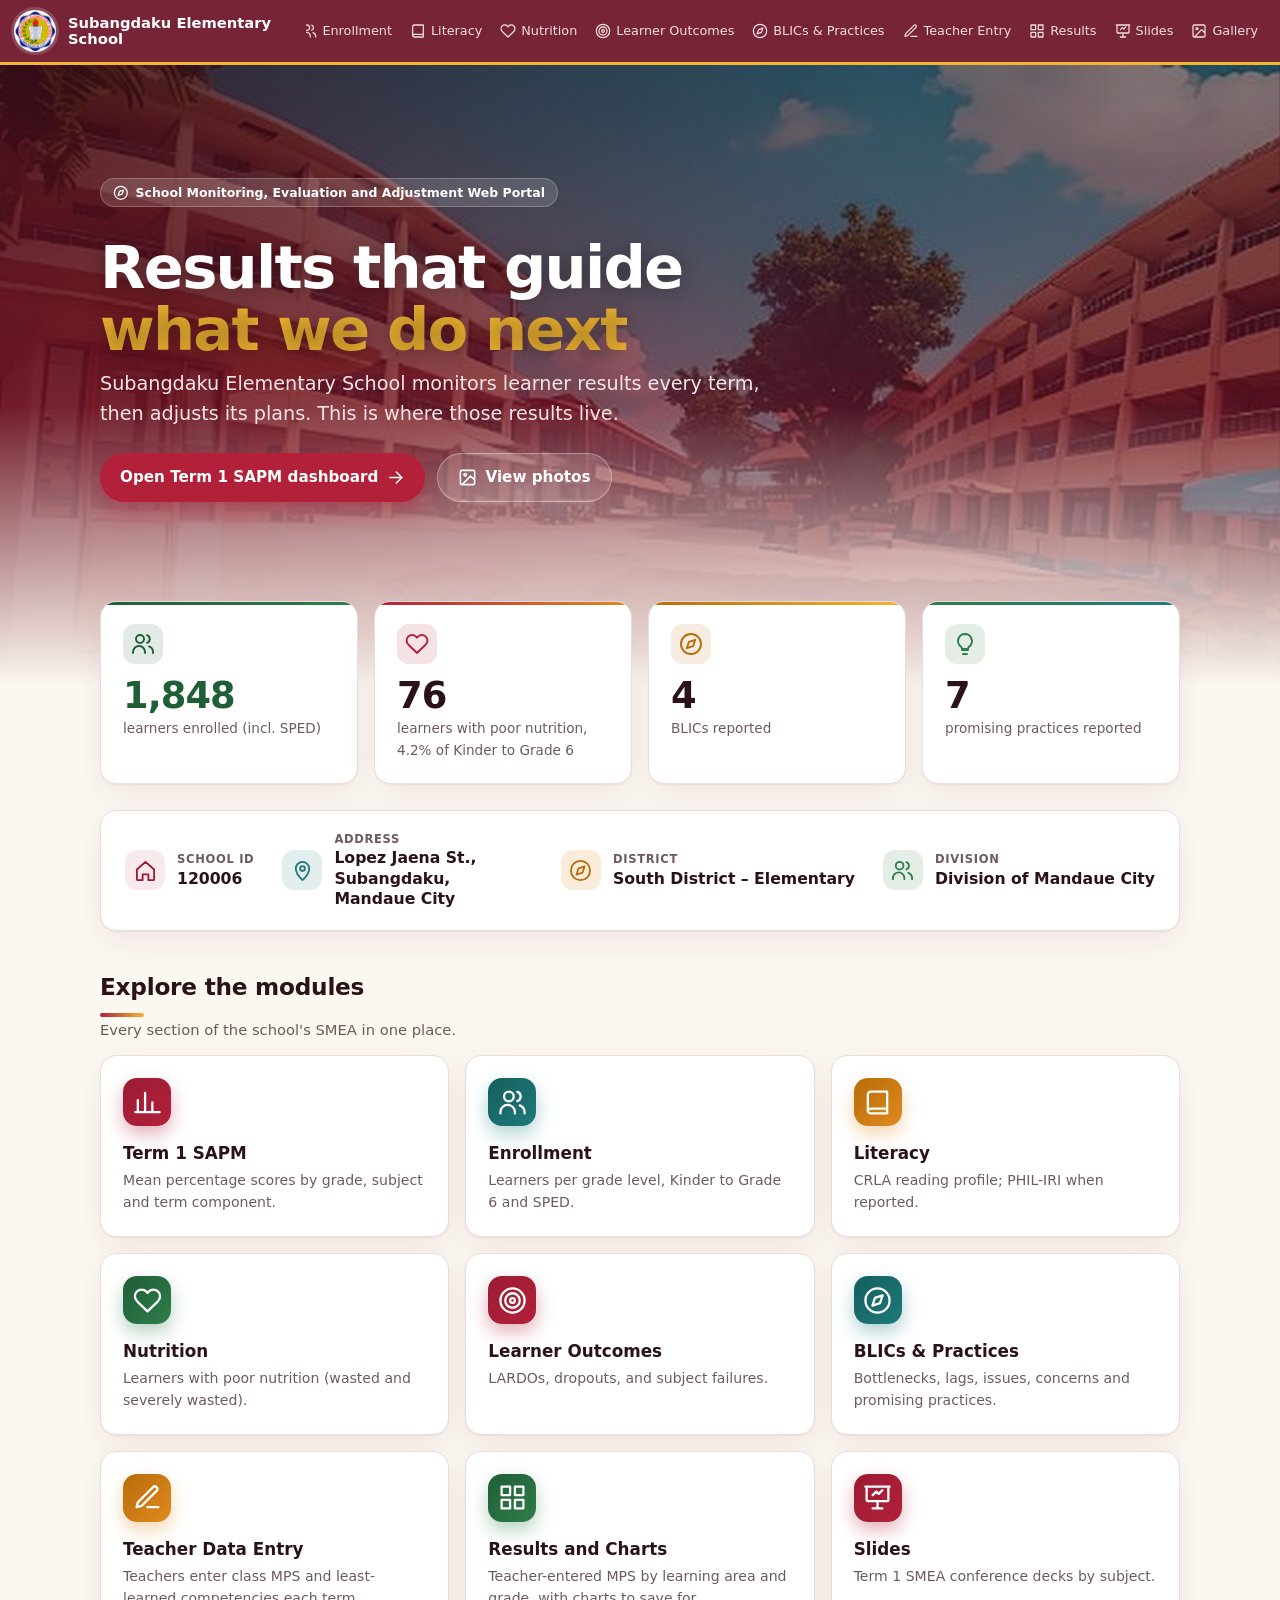
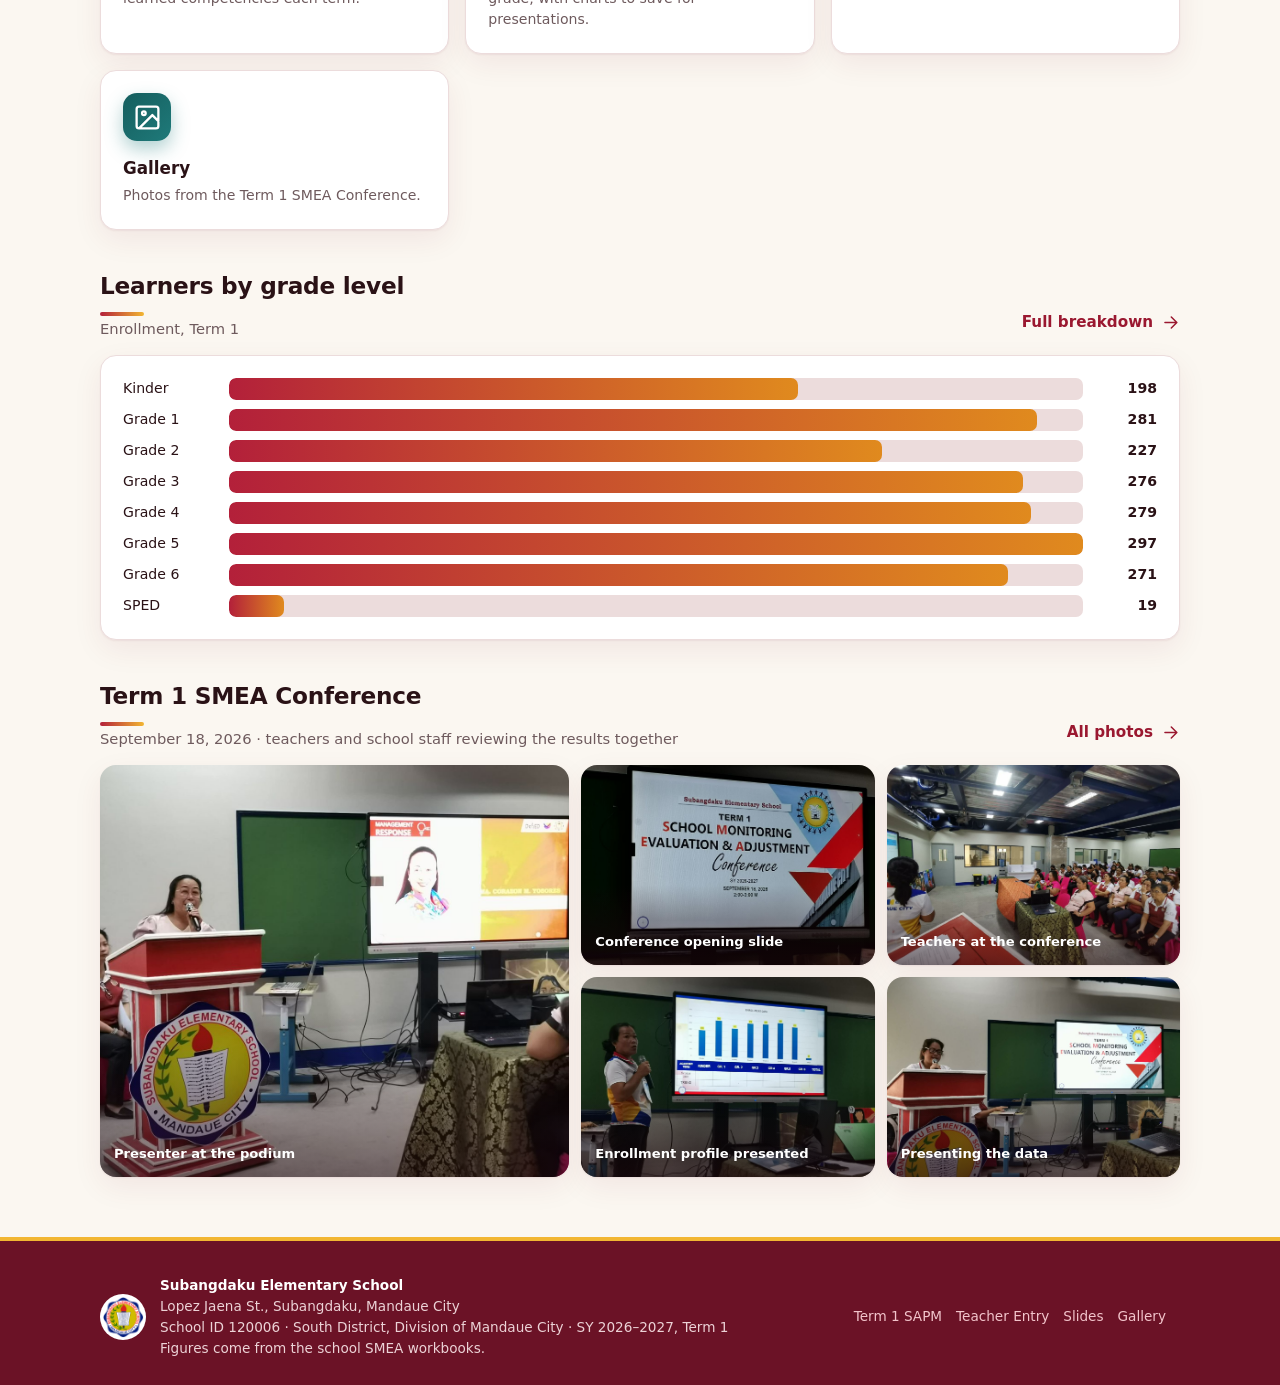
<file: index.html>
<!doctype html>
<html lang="en"><head><meta charset="utf-8"><meta name="viewport" content="width=device-width,initial-scale=1">
<title>Subangdaku ES SMEA</title><link rel="stylesheet" href="assets/style.css"></head>
<body data-page="home" data-root="">
<div id="banner"></div>
<main class="wrap" id="app"></main>
<script src="data/smea.js"></script><script src="assets/app.js"></script>
<script>
var D=SMEA, U=UI, lpnTot=D.lpn.rows.reduce(function(a,r){return a+r[2]+r[3]},0);
var tiles=[
 ["chart","Term 1 SAPM","Mean percentage scores by grade, subject and term component.","sapm/index.html"],
 ["users","Enrollment","Learners per grade level, Kinder to Grade 6 and SPED.","enrollment.html"],
 ["book","Literacy","CRLA reading profile; PHIL-IRI when reported.","literacy.html"],
 ["heart","Nutrition","Learners with poor nutrition (wasted and severely wasted).","nutrition.html"],
 ["target","Learner Outcomes","LARDOs, dropouts, and subject failures.","outcomes.html"],
 ["compass","BLICs & Practices","Bottlenecks, lags, issues, concerns and promising practices.","practices.html"],
 ["edit","Teacher Data Entry","Teachers enter class MPS and least-learned competencies each term.","entry/index.html"],
 ["grid","Results and Charts","Teacher-entered MPS by learning area and grade, with charts to save for presentations.","results.html"],
 ["slides","Slides","Term 1 SMEA conference decks by subject.","slides.html"],
 ["image","Gallery","Photos from the Term 1 SMEA Conference.","gallery.html"]
];
document.getElementById("banner").innerHTML=
 '<section class="banner" style="margin:0"><div class="wrap">'+
 '<div><span class="pill">'+U.icon("compass")+'School Monitoring, Evaluation and Adjustment Web Portal</span></div>'+
 '<h1>Results that guide <em>what we do next</em></h1>'+
 '<p class="lead">'+U.esc(D.school)+' monitors learner results every term, then adjusts its plans. This is where those results live.</p>'+
 '<div class="cta"><a class="btn pri" href="sapm/index.html">Open Term 1 SAPM dashboard '+U.icon("arrow")+'</a><a class="btn sec" href="gallery.html">'+U.icon("image")+' View photos</a></div></div></section>';
(function(){var h=document.querySelector(".banner h1"),i=0;if(!h)return;
 (function wrap(n){[].slice.call(n.childNodes).forEach(function(c){
  if(c.nodeType===3){var f=document.createDocumentFragment();c.textContent.split(/(\s+)/).forEach(function(t){if(!t)return;if(/^\s+$/.test(t)){f.appendChild(document.createTextNode(" "))}else{var sp=document.createElement("span");sp.className="w";sp.style.setProperty("--i",i++);sp.textContent=t;f.appendChild(sp)}});n.replaceChild(f,c)}
  else if(c.nodeType===1)wrap(c)})})(h)})();
document.getElementById("app").innerHTML=
 '<section class="grid g4 pull">'+
  U.stat(U.fmt(D.enrollment.total),"learners enrolled (incl. SPED)","accent","users")+
  U.stat(U.fmt(lpnTot),"learners with poor nutrition, "+U.pct(lpnTot,D.lpn.enrolment)+" of Kinder to Grade 6","","heart")+
  U.stat(D.blics.length,"BLICs reported","","compass")+
  U.stat(D.practices.length,"promising practices reported","","bulb")+
 '</section>'+
 '<section class="card profile" style="margin-top:0"><div class="pf"><span class="pi">'+U.icon("home")+'</span><div><small>School ID</small><b>'+U.esc(D.schoolId)+'</b></div></div>'+
  '<div class="pf wide"><span class="pi">'+U.icon("pin")+'</span><div><small>Address</small><b>'+U.esc(D.address)+'</b></div></div>'+
  '<div class="pf"><span class="pi">'+U.icon("compass")+'</span><div><small>District</small><b>'+U.esc(D.districtName)+' – '+U.esc(D.level)+'</b></div></div>'+
  '<div class="pf"><span class="pi">'+U.icon("users")+'</span><div><small>Division</small><b>'+U.esc(D.division)+'</b></div></div></section>'+
 '<div class="sec-h"><div><h2>Explore the modules</h2><p>Every section of the school\'s SMEA in one place.</p></div></div>'+
 '<section class="grid g3" style="margin-top:0">'+tiles.map(function(t){
   return '<a class="card tile" href="'+t[3]+'"><span class="ic">'+U.icon(t[0])+'</span><span class="go">'+U.icon("arrow")+'</span><h3>'+t[1]+'</h3><p>'+t[2]+'</p></a>';
 }).join("")+'</section>'+
 '<div class="sec-h"><div><h2>Learners by grade level</h2><p>Enrollment, '+U.esc(D.term)+'</p></div><a class="btn" style="color:var(--emerald-d);padding:6px 0" href="enrollment.html">Full breakdown '+U.icon("arrow")+'</a></div>'+
 '<section class="card" style="margin-top:0">'+U.bars(D.enrollment.levels)+'</section>'+
 '<div class="sec-h"><div><h2>Term 1 SMEA Conference</h2><p>September 18, 2026 · teachers and school staff reviewing the results together</p></div><a class="btn" style="color:var(--emerald-d);padding:6px 0" href="gallery.html">All photos '+U.icon("arrow")+'</a></div>'+
 '<section class="band" style="margin-top:0">'+
  [["10","Presenter at the podium"],["02","Conference opening slide"],["09","Teachers at the conference"],["06","Enrollment profile presented"],["03","Presenting the data"]].map(function(p){
    return '<a href="assets/photos/conference-'+p[0]+'.jpg"><img loading="lazy" src="assets/photos/conference-'+p[0]+'.jpg" alt="'+p[1]+'"><span class="cap">'+p[1]+'</span></a>';
  }).join("")+'</section>';
</script></body></html>
</file>
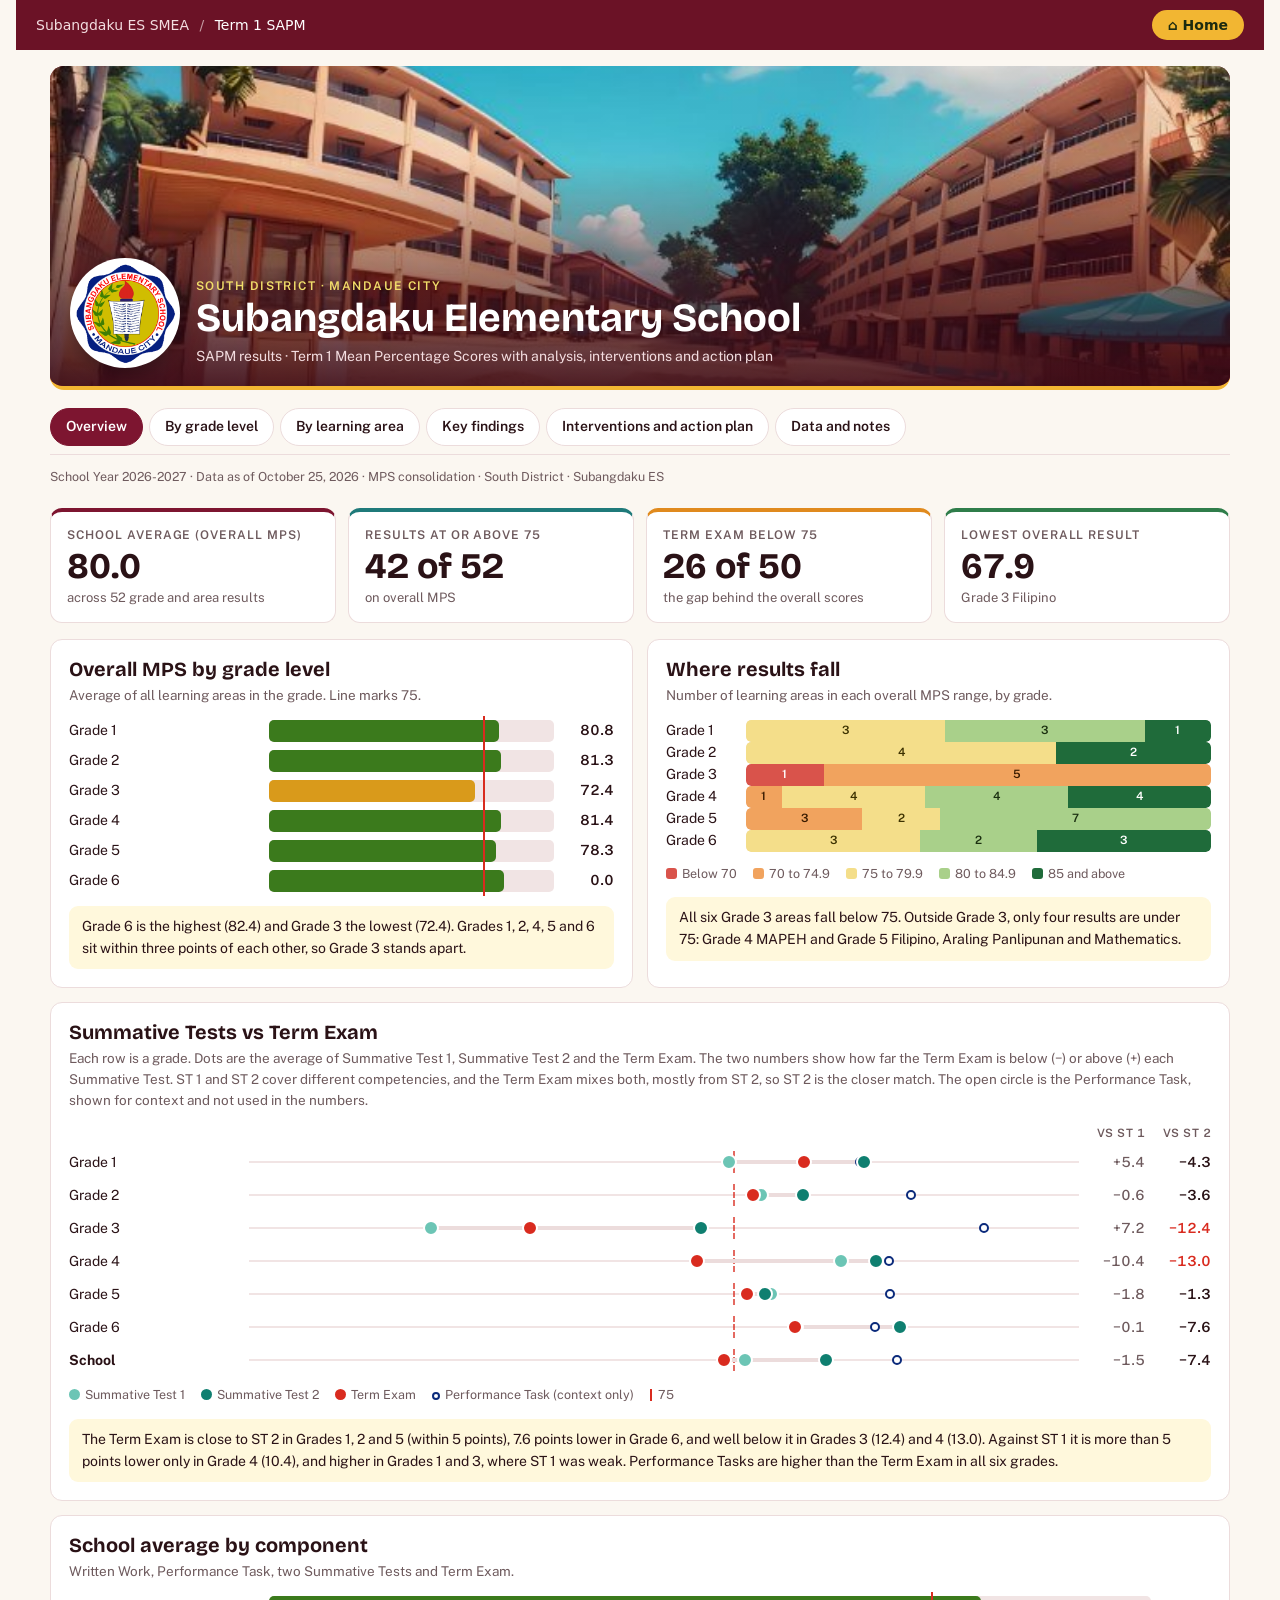
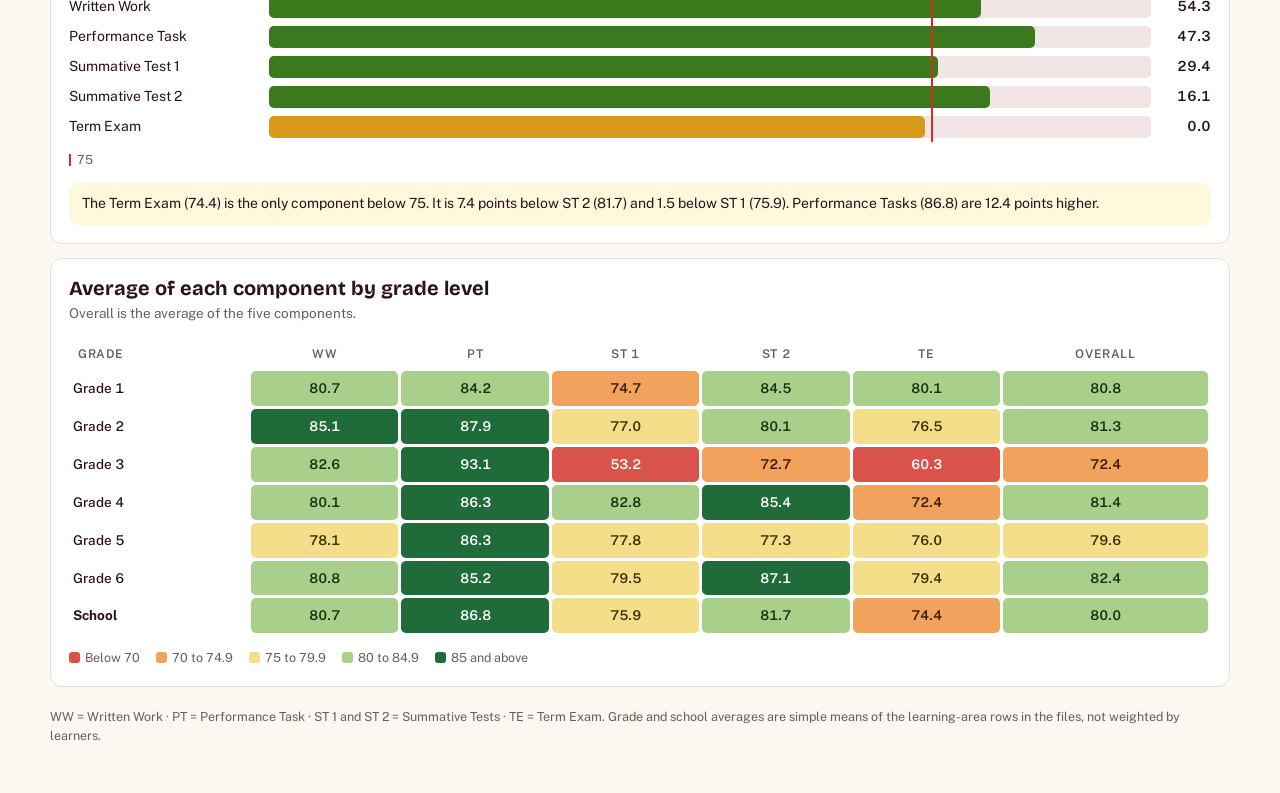
<file: sapm/index.html>
<!doctype html>
<html lang="en">
<head>
<meta charset="utf-8">
<meta name="viewport" content="width=device-width, initial-scale=1">
<title>Subangdaku ES Term 1 Dashboard</title>
<link rel="stylesheet" href="https://fonts.googleapis.com/css2?family=Bricolage+Grotesque:opsz,wght@12..96,500;12..96,700&family=Public+Sans:wght@400;500;600&display=swap">
<link rel="icon" href="assets/logo.png">
<link rel="stylesheet" href="styles.css">
</head>
<body>
<nav style="font:500 14px system-ui,sans-serif;padding:10px 20px;background:#6b1226;display:flex;align-items:center;justify-content:space-between;gap:12px"><span style="color:#f3dde0">Subangdaku ES SMEA <span style="color:#c49aa2;margin:0 6px">/</span> <span style="color:#fff">Term 1 SAPM</span></span><a href="../index.html" style="background:#f2b632;color:#1d2a10;font-weight:700;text-decoration:none;padding:7px 16px;border-radius:999px">⌂ Home</a></nav>
<div class="wrap">
  <header class="hero">
    <img class="fac" src="assets/facade.jpg" alt="Front view of Subangdaku Elementary School buildings">
    <div class="hero-in">
      <div class="plate"><img src="assets/logo.png" alt="Subangdaku Elementary School seal"></div>
      <div class="hero-t">
        <div class="eyebrow">South District · Mandaue City</div>
        <h1>Subangdaku Elementary School</h1>
        <p>SAPM results · Term 1 Mean Percentage Scores with analysis, interventions and action plan</p>
      </div>
    </div>
  </header>
  <nav class="top" aria-label="Sections"><div class="navrow" id="nav" role="tablist"></div></nav>
  <p class="meta">School Year 2026-2027 · Data as of October 25, 2026 · MPS consolidation · South District · Subangdaku ES</p>

  <section class="p" id="s-overview" hidden>
    <div class="kpis" id="kpis"></div>
    <div class="grid">
      <div class="card c6"><h2>Overall MPS by grade level</h2><p class="sub">Average of all learning areas in the grade. Line marks 75.</p><div class="rows" id="gbars"></div><div class="takeaway" id="gtake"></div></div>
      <div class="card c6"><h2>Where results fall</h2><p class="sub">Number of learning areas in each overall MPS range, by grade.</p><div id="stk"></div><div class="legend" id="bleg"></div><div class="takeaway" id="stktake"></div></div>
      <div class="card c12"><h2>Summative Tests vs Term Exam</h2><p class="sub">Each row is a grade. Dots are the average of Summative Test 1, Summative Test 2 and the Term Exam. The two numbers show how far the Term Exam is below (−) or above (+) each Summative Test. ST 1 and ST 2 cover different competencies, and the Term Exam mixes both, mostly from ST 2, so ST 2 is the closer match. The open circle is the Performance Task, shown for context and not used in the numbers.</p><div id="ptte"></div><div class="legend"><span><i class="o" style="background:var(--s1c)"></i>Summative Test 1</span><span><i class="o" style="background:var(--s2c)"></i>Summative Test 2</span><span><i class="o" style="background:var(--tec)"></i>Term Exam</span><span><i class="o" style="background:var(--card);border:2px solid var(--ptc);width:8px;height:8px"></i>Performance Task (context only)</span><span><span class="tgtkey" style="border-left-style:dashed"></span>75</span></div><div class="takeaway" id="ptte-take"></div></div>
      <div class="card c12"><h2>School average by component</h2><p class="sub">Written Work, Performance Task, two Summative Tests and Term Exam.</p><div class="rows" id="cbars"></div><div class="legend"><span><span class="tgtkey"></span>75</span></div><div class="takeaway" id="ctake"></div></div>
      <div class="card c12"><h2>Average of each component by grade level</h2><p class="sub">Overall is the average of the five components.</p><div class="tw"><table id="comp"></table></div><div class="legend" id="leg"></div></div>
    </div>
  </section>

  <section class="p" id="s-grades" hidden>
    <div class="card" style="margin-top:12px"><h2>Analysis by grade level</h2><p class="sub">Select a grade for its learning areas, where the Summative Tests and Term Exam part ways, and possible interventions.</p>
      <div class="chips" id="gchips"></div><div id="gbody"></div></div>
  </section>

  <section class="p" id="s-areas" hidden>
    <div class="card" style="margin-top:12px"><h2>Analysis by learning area</h2><p class="sub">Overall MPS of each learning area in each grade level. A dash means the area is not listed for that grade.</p>
      <div class="tw"><table id="xg"></table></div><div class="legend" id="leg2"></div></div>
    <div class="card" style="margin-top:14px"><div class="chips" id="achips"></div><div id="abody"></div></div>
  </section>

  <section class="p" id="s-findings" hidden>
    <div class="card" style="margin-top:12px"><h2>Key findings</h2><p class="sub">The patterns that matter most, in order.</p><div id="finds"></div></div>
    <div class="card" style="margin-top:14px"><h2>Largest moves between the two Summative Tests</h2><p class="sub">Change from ST 1 to ST 2 for results that moved 15 points or more. Bars to the right went up, bars to the left went down.</p><div id="swings"></div><div class="takeaway">ST 1 and ST 2 cover different competencies, so swings of this size most likely reflect which topics each test covered. Check the competencies behind each test first, then item analysis, then the records for recording errors.</div></div>
  </section>

  <section class="p" id="s-plan" hidden>
    <div class="card" style="margin-top:12px"><h2>Interventions and action plan</h2><p class="sub">Every step uses what the school already has: LAC sessions, ARAL time, class records and the teachers themselves. Grade-level and subject-specific interventions are in the earlier sections; this plan puts them in order.</p><div id="plan"></div></div>
    <div class="card" style="margin-top:14px"><h2>Proposed targets for the next assessment cycle</h2><p class="sub">Proposals for the School Head and teachers to confirm or change.</p><div class="tw"><table id="targets"></table></div></div>
  </section>

  <section class="p" id="s-data" hidden>
    <div class="card" style="margin-top:12px"><h2>All results (52 rows)</h2><p class="sub">Mean Percentage Scores for every grade level and learning area, as listed in the files.</p>
      <button class="btn" id="copy" type="button">Copy as CSV</button> <span class="src" id="copied" style="font-size:13px;color:var(--muted)"></span>
      <div class="tw" style="margin-top:10px"><table id="all"></table></div><div id="csvbox"></div></div>
    <div class="card" style="margin-top:14px"><h2>Reading these results</h2><ul class="l" id="notes"></ul></div>
    <div class="card" style="margin-top:14px"><h2>Source files</h2><p style="margin:0">Six MPS consolidation spreadsheets (Grades 1 to 6), exported 25 Oct 2026 from the Subangdaku ES records folder in Google Drive. Who can open the folder depends on its Drive sharing settings.</p></div>
  </section>
  <footer>WW = Written Work · PT = Performance Task · ST 1 and ST 2 = Summative Tests · TE = Term Exam. Grade and school averages are simple means of the learning-area rows in the files, not weighted by learners.</footer>
</div>
<script src="data.js"></script>
<script src="app.js"></script>
</body>
</html>
</file>
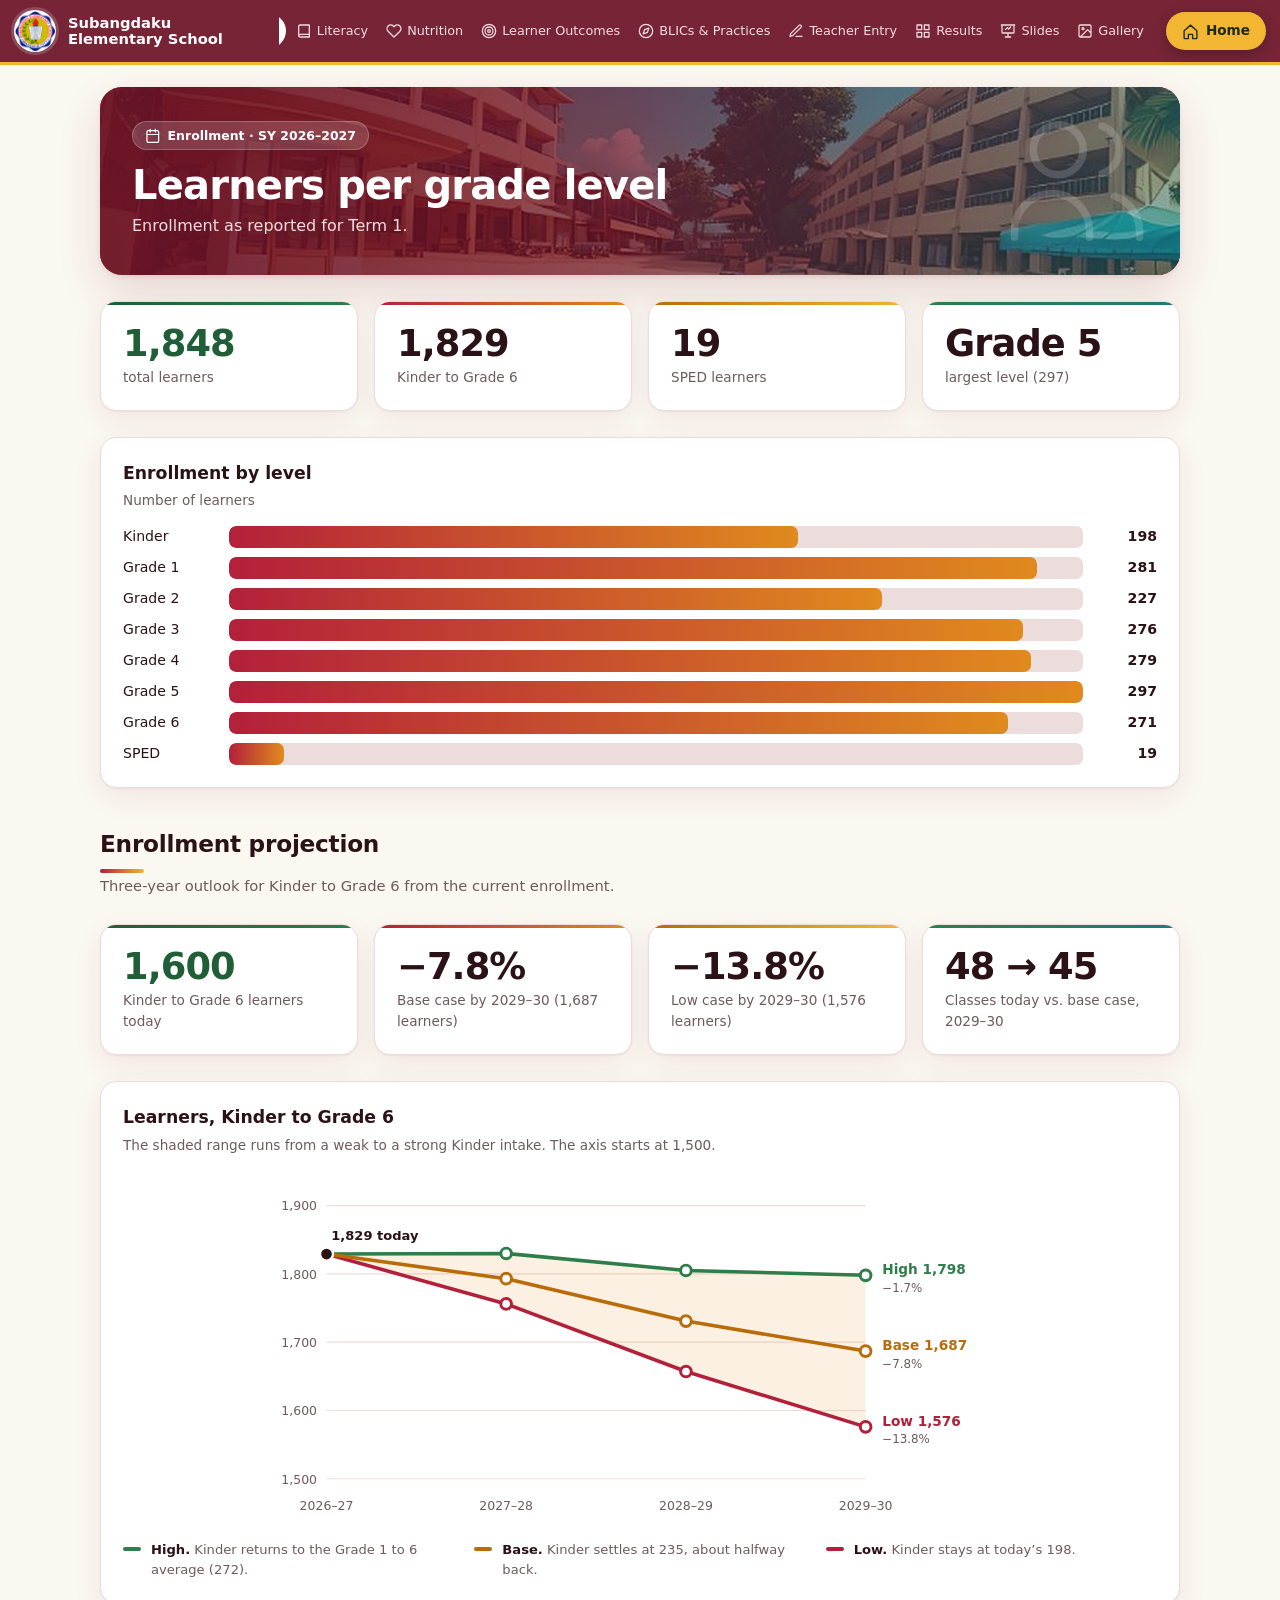
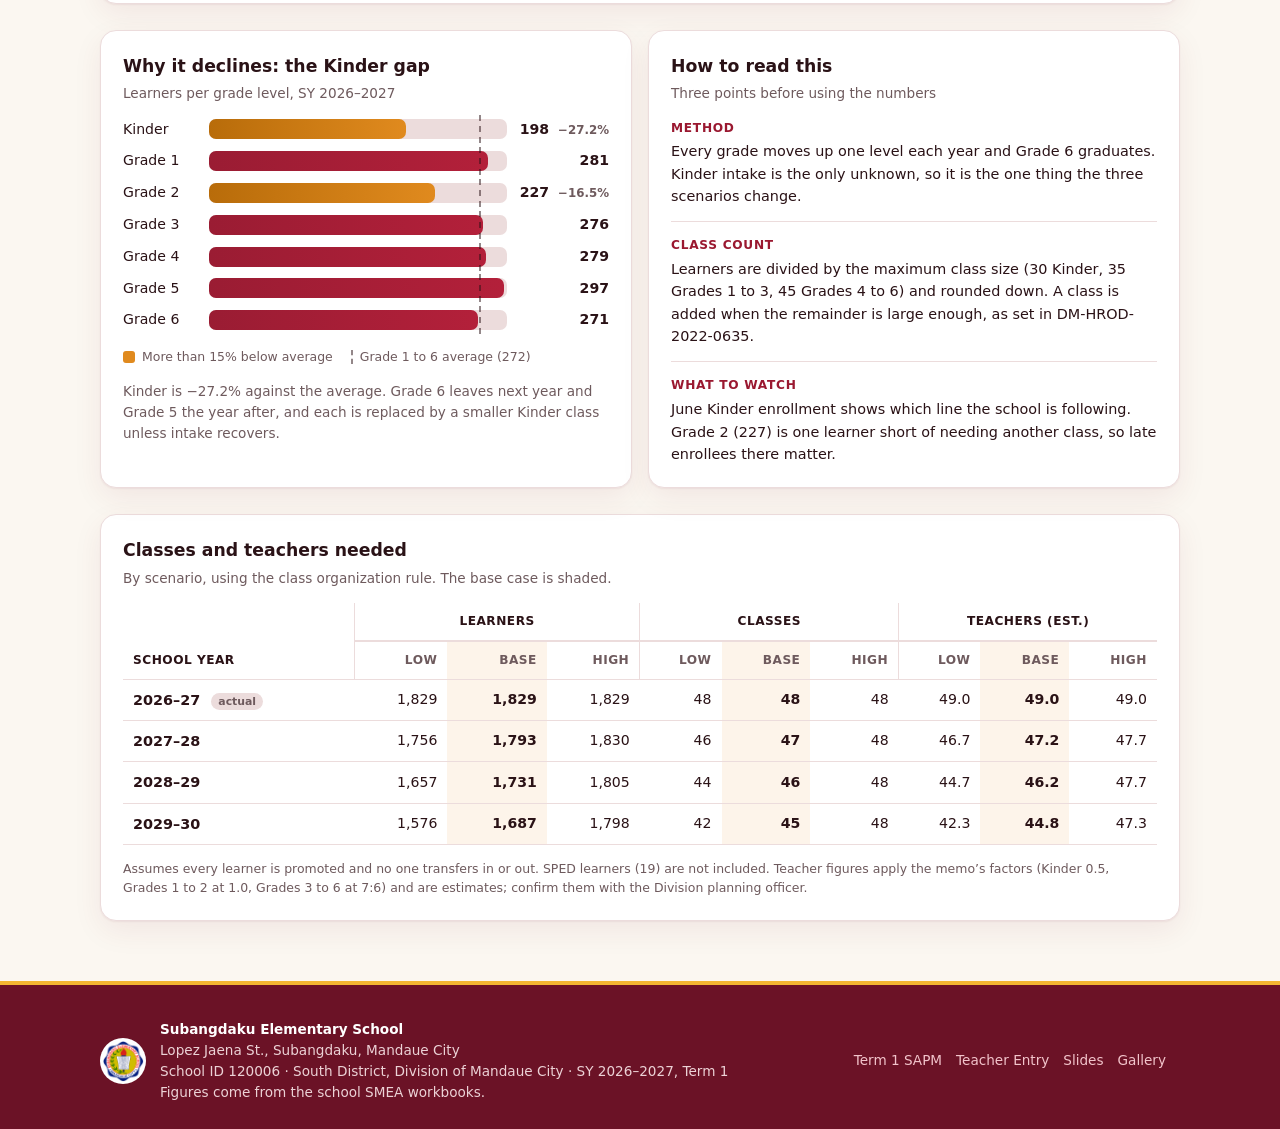
<file: enrollment.html>
<!doctype html>
<html lang="en"><head><meta charset="utf-8"><meta name="viewport" content="width=device-width,initial-scale=1">
<title>Enrollment · Subangdaku ES SMEA</title><link rel="stylesheet" href="assets/style.css"></head>
<body data-page="enrollment" data-root="">
<main class="wrap" id="app"></main>
<script src="data/smea.js"></script><script src="assets/app.js"></script><script src="assets/projections.js"></script>
<script>
var D=SMEA,U=UI,E=D.enrollment,biggest=E.levels.slice().sort(function(a,b){return b[1]-a[1]})[0];
document.getElementById("app").innerHTML=
 U.hero("Enrollment · "+D.sy,"Learners per grade level","Enrollment as reported for "+D.term+".")+
 '<section class="grid g4">'+U.stat(U.fmt(E.total),"total learners","accent")+U.stat(U.fmt(E.withoutSped),"Kinder to Grade 6")+U.stat(E.levels[7][1],"SPED learners")+U.stat(biggest[0],"largest level ("+biggest[1]+")")+'</section>'+
 '<section class="card"><h2>Enrollment by level</h2><p class="sub">Number of learners</p>'+U.bars(E.levels)+'</section>'+
 SMEA_PROJECTION(E,D,U);
</script></body></html>
</file>
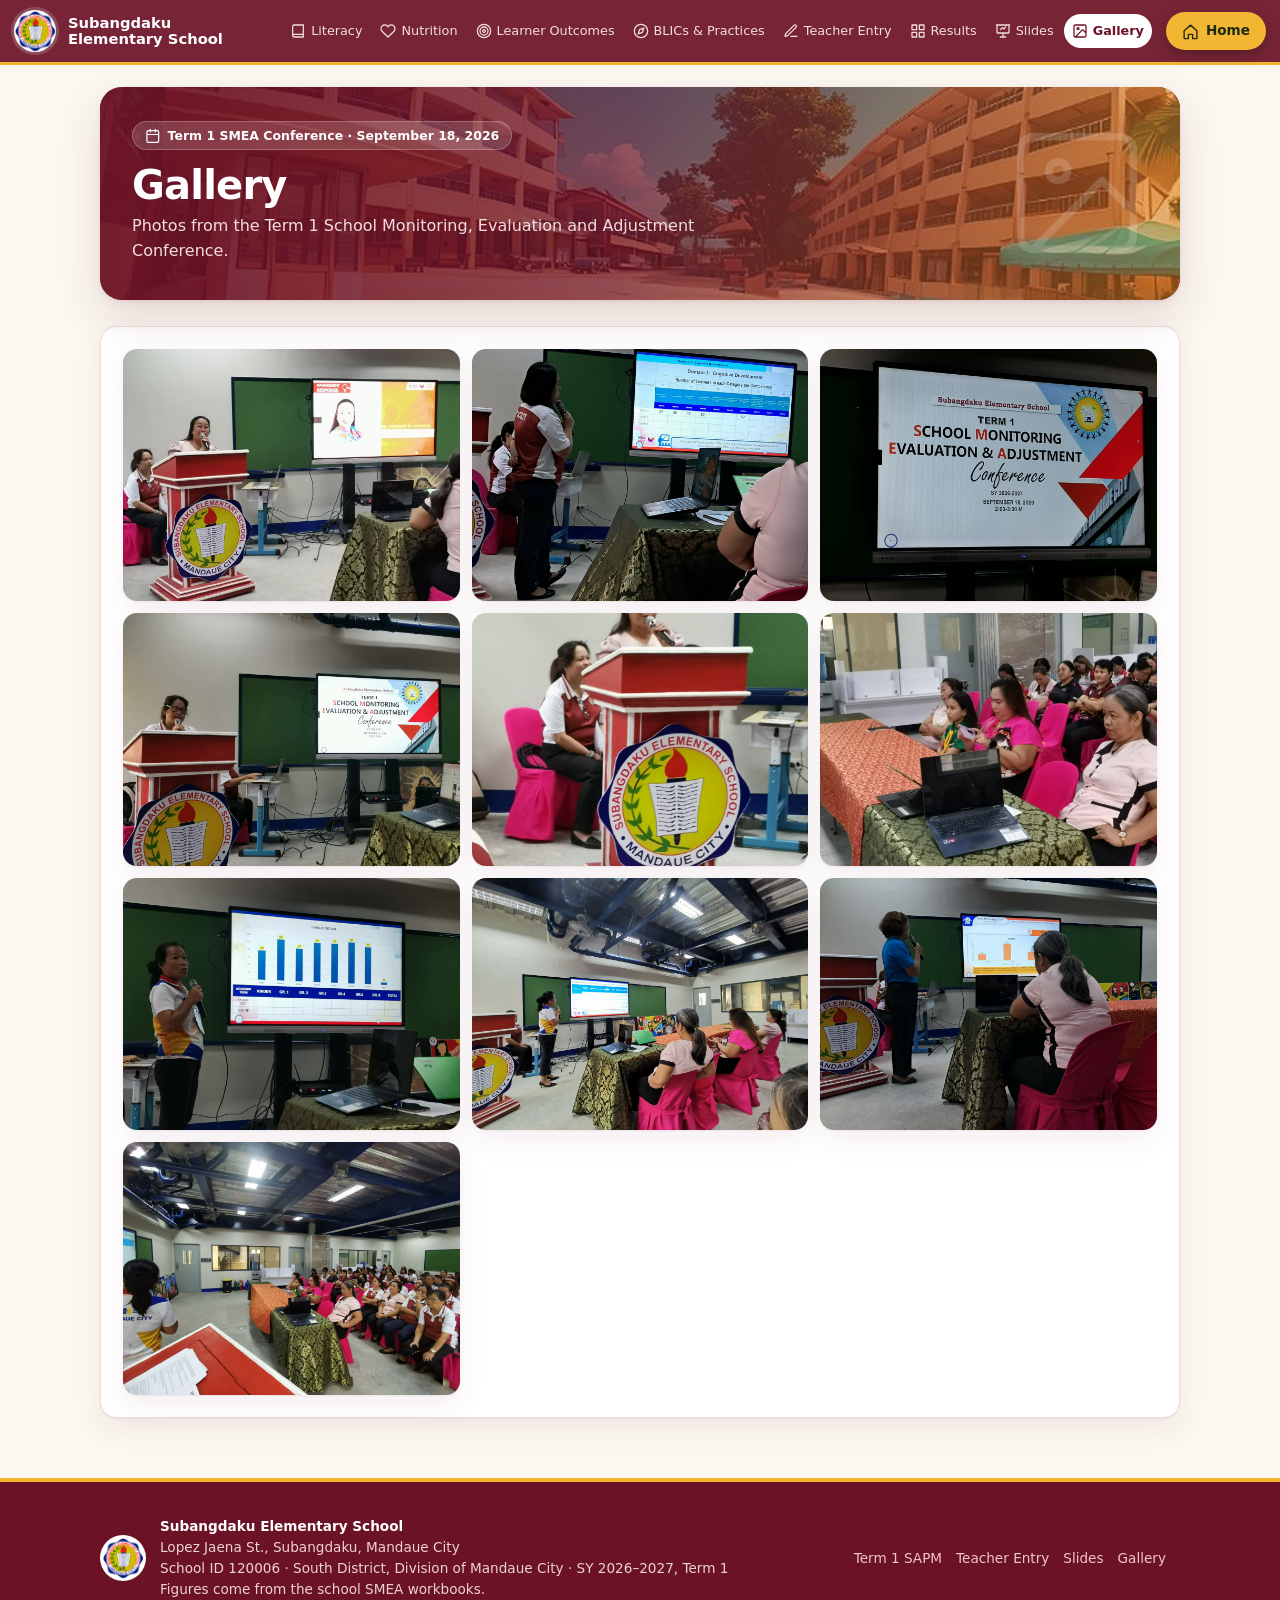
<file: gallery.html>
<!doctype html>
<html lang="en"><head><meta charset="utf-8"><meta name="viewport" content="width=device-width,initial-scale=1">
<title>Gallery · Subangdaku ES SMEA</title><link rel="stylesheet" href="assets/style.css">
</head>
<body data-page="gallery" data-root="">
<main class="wrap" id="app"></main>
<script src="data/smea.js"></script><script src="assets/app.js"></script>
<script>
var D=SMEA,U=UI,caps=["Presenting the Domain 3 Cognitive Development data","Term 1 SMEA Conference title slide, September 18, 2026","Presenter at the school podium","Presenter at the podium","Teachers during the conference","Enrollment profile presented","Conference hall and presenter","Reporting at the conference","Teachers attending the conference","Presenter at the podium"];
var order=[10,1,2,3,4,5,6,7,8,9];
document.getElementById("app").innerHTML=
 U.hero("Term 1 SMEA Conference · September 18, 2026","Gallery","Photos from the Term 1 School Monitoring, Evaluation and Adjustment Conference.")+
 '<section class="card"><div class="gal">'+order.map(function(k){var n=("0"+k).slice(-2),c=caps[k-1];return '<a href="assets/photos/conference-'+n+'.jpg" target="_blank" rel="noopener"><img loading="lazy" src="assets/photos/conference-'+n+'.jpg" alt="'+U.esc(c)+'"></a>'}).join("")+'</div></section>';
</script></body></html>
</file>
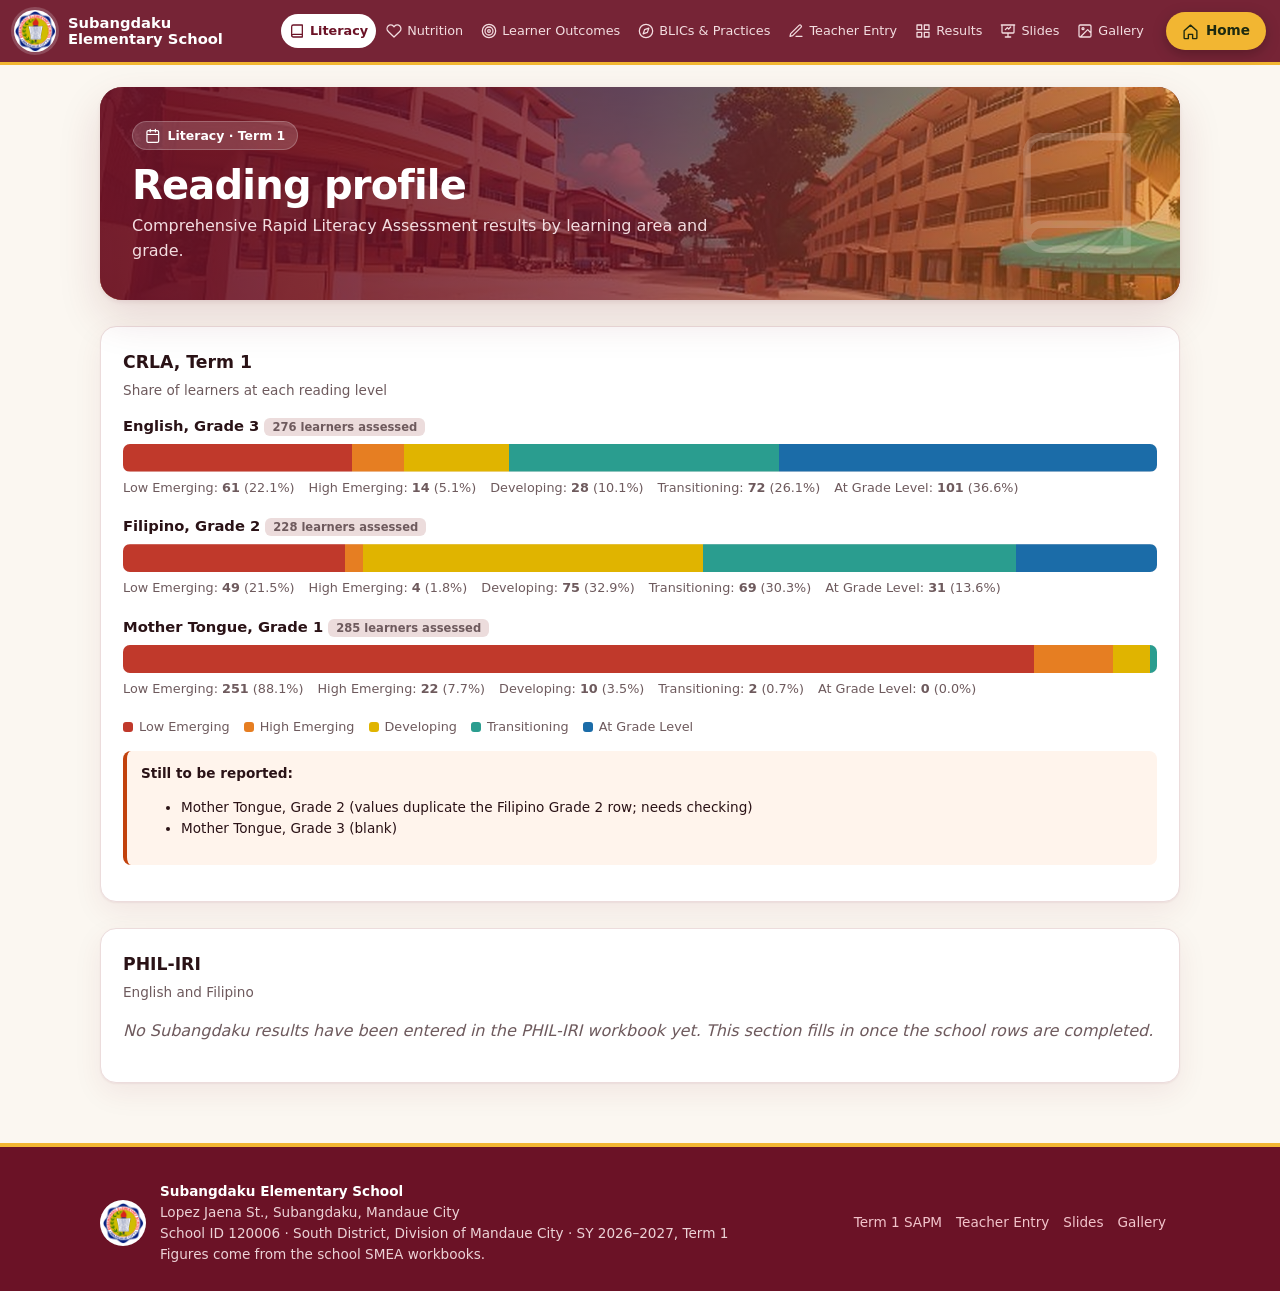
<file: literacy.html>
<!doctype html>
<html lang="en"><head><meta charset="utf-8"><meta name="viewport" content="width=device-width,initial-scale=1">
<title>Literacy · Subangdaku ES SMEA</title><link rel="stylesheet" href="assets/style.css"></head>
<body data-page="literacy" data-root="">
<main class="wrap" id="app"></main>
<script src="data/smea.js"></script><script src="assets/app.js"></script>
<script>
var D=SMEA,U=UI,C=D.crla,colors=["#c0392b","#e67e22","#e0b400","#2a9d8f","#1b6ca8"];
var legend='<div class="legend">'+C.categories.map(function(c,i){return '<span><i style="background:'+colors[i]+'"></i>'+c+'</span>'}).join("")+'</div>';
var rows=C.rows.map(function(r){
  var nums=C.categories.map(function(c,i){return c+': <b>'+r.t1[i]+'</b> ('+U.pct(r.t1[i],r.enrolment)+')'}).join("");
  var nums2='<div class="nums">'+C.categories.map(function(c,i){return '<span>'+c+': <b>'+r.t1[i]+'</b> ('+U.pct(r.t1[i],r.enrolment)+')</span>'}).join("")+'</div>';
  return '<div class="crla-row"><h4>'+U.esc(r.name)+' <span class="tag">'+r.enrolment+' learners assessed</span></h4>'+U.stack(r.t1,colors)+nums2+'</div>';
}).join("");
document.getElementById("app").innerHTML=
 U.hero("Literacy · "+D.term,"Reading profile","Comprehensive Rapid Literacy Assessment results by learning area and grade.")+
 '<section class="card"><h2>CRLA, Term 1</h2><p class="sub">Share of learners at each reading level</p>'+rows+legend+
 '<div class="note"><b>Still to be reported:</b><ul>'+C.pending.map(function(p){return '<li>'+U.esc(p)+'</li>'}).join("")+'</ul></div></section>'+
 '<section class="card"><h2>PHIL-IRI</h2><p class="sub">English and Filipino</p><p class="empty">No Subangdaku results have been entered in the PHIL-IRI workbook yet. This section fills in once the school rows are completed.</p></section>';
</script></body></html>
</file>
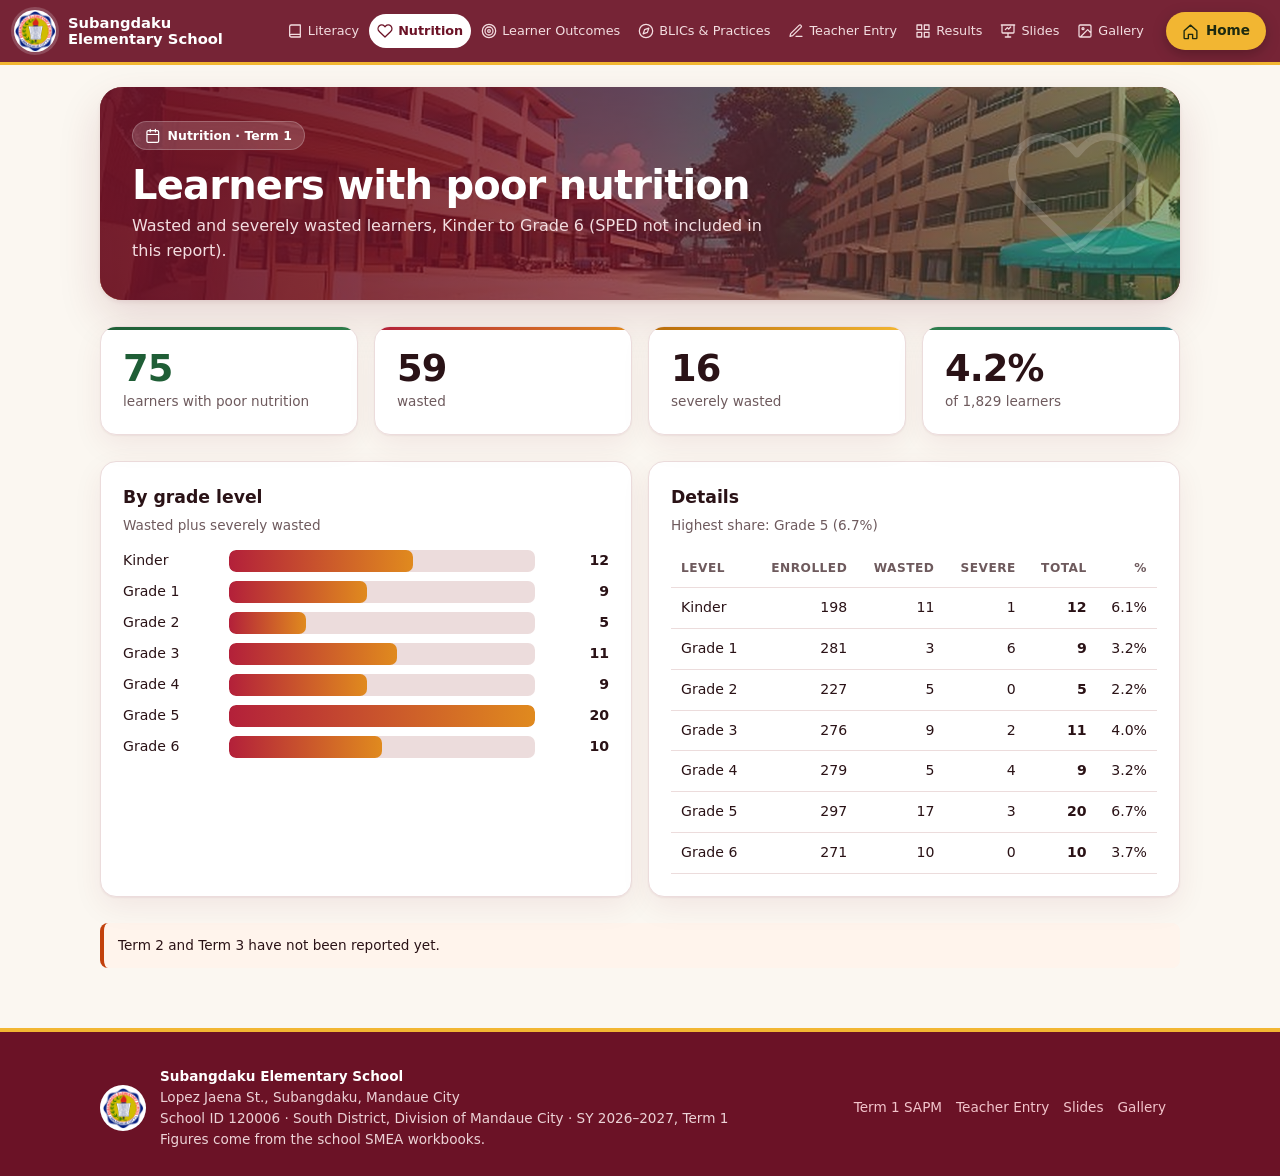
<file: nutrition.html>
<!doctype html>
<html lang="en"><head><meta charset="utf-8"><meta name="viewport" content="width=device-width,initial-scale=1">
<title>Nutrition · Subangdaku ES SMEA</title><link rel="stylesheet" href="assets/style.css"></head>
<body data-page="nutrition" data-root="">
<main class="wrap" id="app"></main>
<script src="data/smea.js"></script><script src="assets/app.js"></script>
<script>
var D=SMEA,U=UI,L=D.lpn,w=0,sw=0;
L.rows.forEach(function(r){w+=r[2];sw+=r[3]});
var tot=w+sw, topRow=L.rows.slice().sort(function(a,b){return (b[2]+b[3])/b[1]-(a[2]+a[3])/a[1]})[0];
var body=L.rows.map(function(r){var t=r[2]+r[3];return '<tr><td>'+r[0]+'</td><td class="num">'+r[1]+'</td><td class="num">'+r[2]+'</td><td class="num">'+r[3]+'</td><td class="num"><b>'+t+'</b></td><td class="num">'+U.pct(t,r[1])+'</td></tr>'}).join("");
document.getElementById("app").innerHTML=
 U.hero("Nutrition · "+D.term,"Learners with poor nutrition","Wasted and severely wasted learners, Kinder to Grade 6 (SPED not included in this report).")+
 '<section class="grid g4">'+U.stat(tot,"learners with poor nutrition","accent")+U.stat(w,"wasted")+U.stat(sw,"severely wasted")+U.stat(U.pct(tot,L.enrolment),"of "+U.fmt(L.enrolment)+" learners")+'</section>'+
 '<section class="grid g2"><div class="card"><h2>By grade level</h2><p class="sub">Wasted plus severely wasted</p>'+U.bars(L.rows.map(function(r){return [r[0],r[2]+r[3]]}))+'</div>'+
 '<div class="card"><h2>Details</h2><p class="sub">Highest share: '+topRow[0]+' ('+U.pct(topRow[2]+topRow[3],topRow[1])+')</p><table><thead><tr><th>Level</th><th class="num">Enrolled</th><th class="num">Wasted</th><th class="num">Severe</th><th class="num">Total</th><th class="num">%</th></tr></thead><tbody>'+body+'</tbody></table></div></section>'+
 '<div class="note">Term 2 and Term 3 have not been reported yet.</div>';
</script></body></html>
</file>
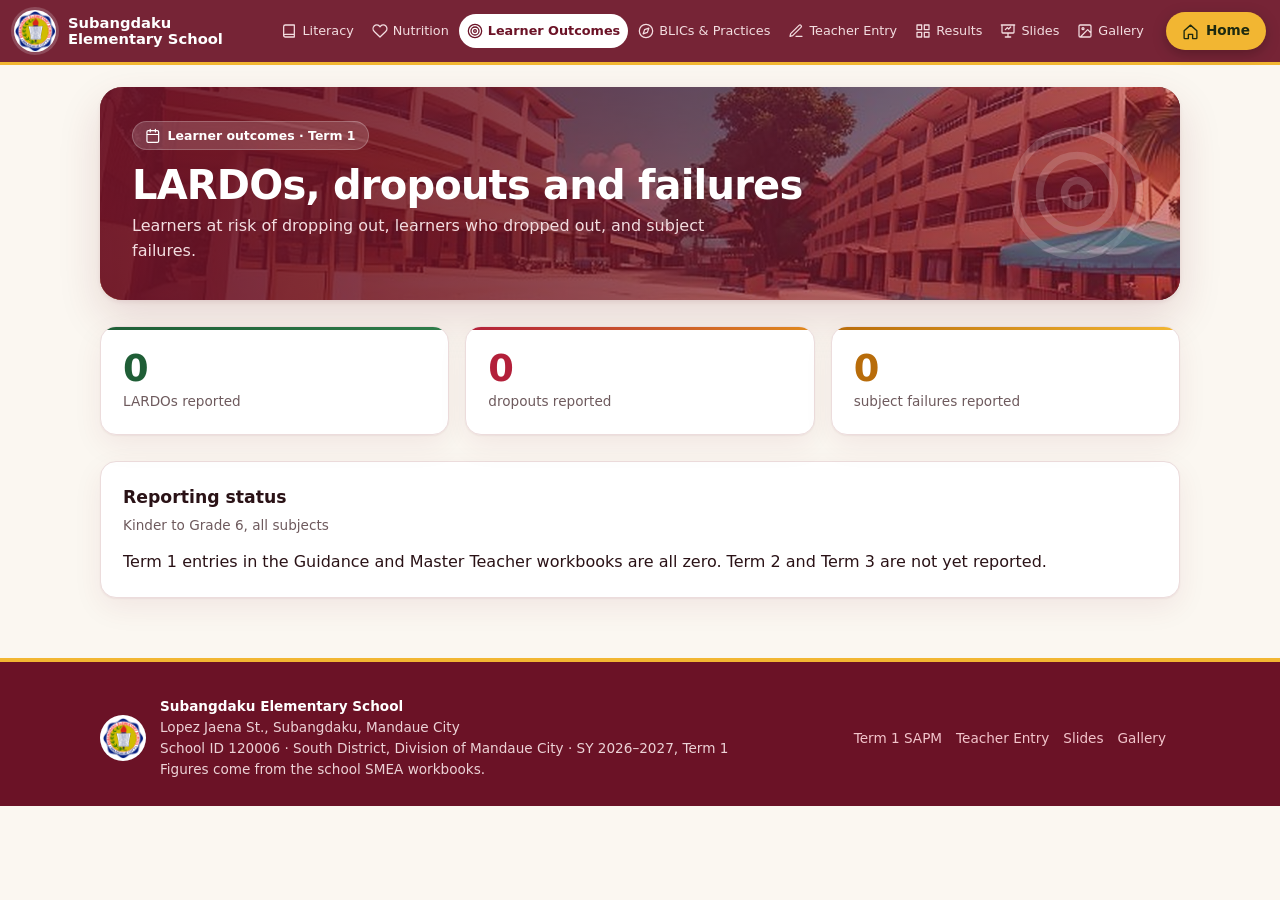
<file: outcomes.html>
<!doctype html>
<html lang="en"><head><meta charset="utf-8"><meta name="viewport" content="width=device-width,initial-scale=1">
<title>Learner Outcomes · Subangdaku ES SMEA</title><link rel="stylesheet" href="assets/style.css"></head>
<body data-page="outcomes" data-root="">
<main class="wrap" id="app"></main>
<script src="data/smea.js"></script><script src="assets/app.js"></script>
<script>
var D=SMEA,U=UI,O=D.outcomes;
document.getElementById("app").innerHTML=
 U.hero("Learner outcomes · "+D.term,"LARDOs, dropouts and failures","Learners at risk of dropping out, learners who dropped out, and subject failures.")+
 '<section class="grid g3">'+U.stat(O.lardos,"LARDOs reported","accent")+U.stat(O.dropouts,"dropouts reported","accent")+U.stat(O.failures,"subject failures reported","accent")+'</section>'+
 '<section class="card"><h2>Reporting status</h2><p class="sub">Kinder to Grade 6, all subjects</p><p style="margin:0">'+U.esc(O.note)+'</p></section>';
</script></body></html>
</file>
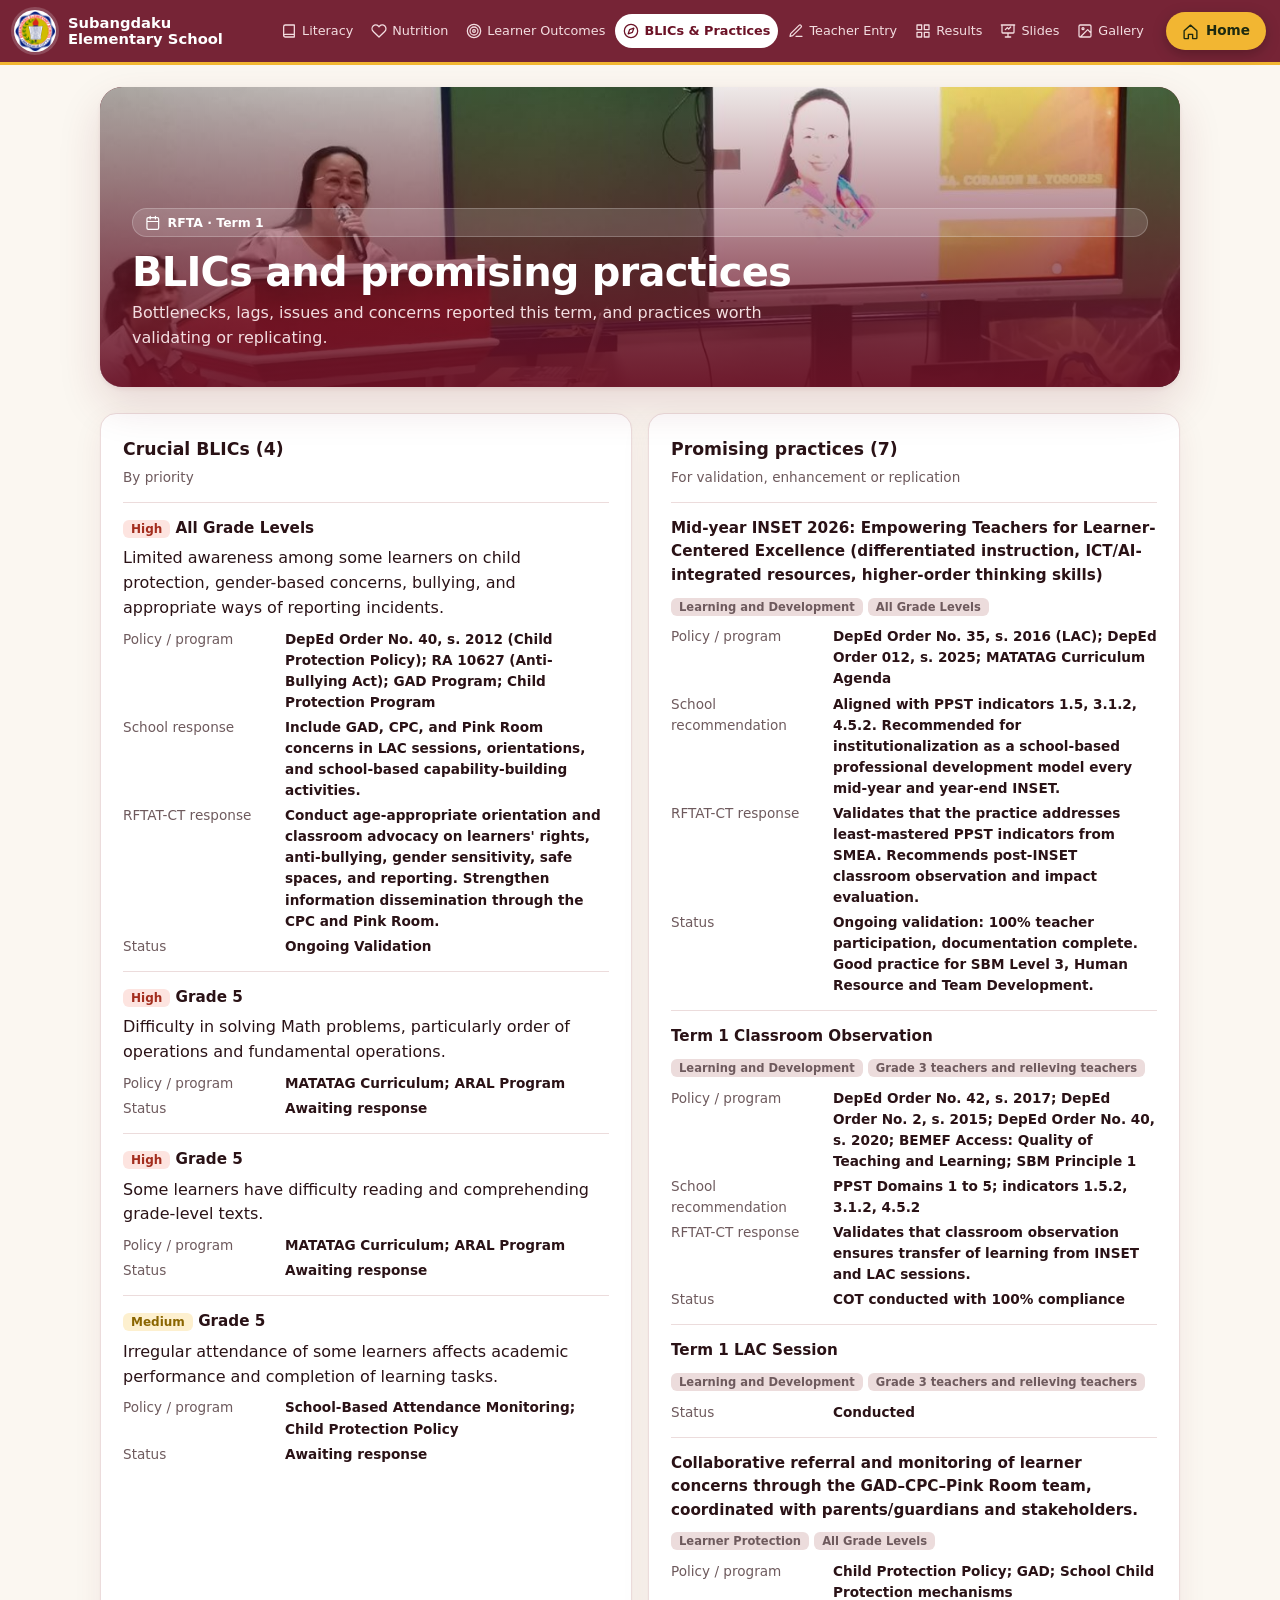
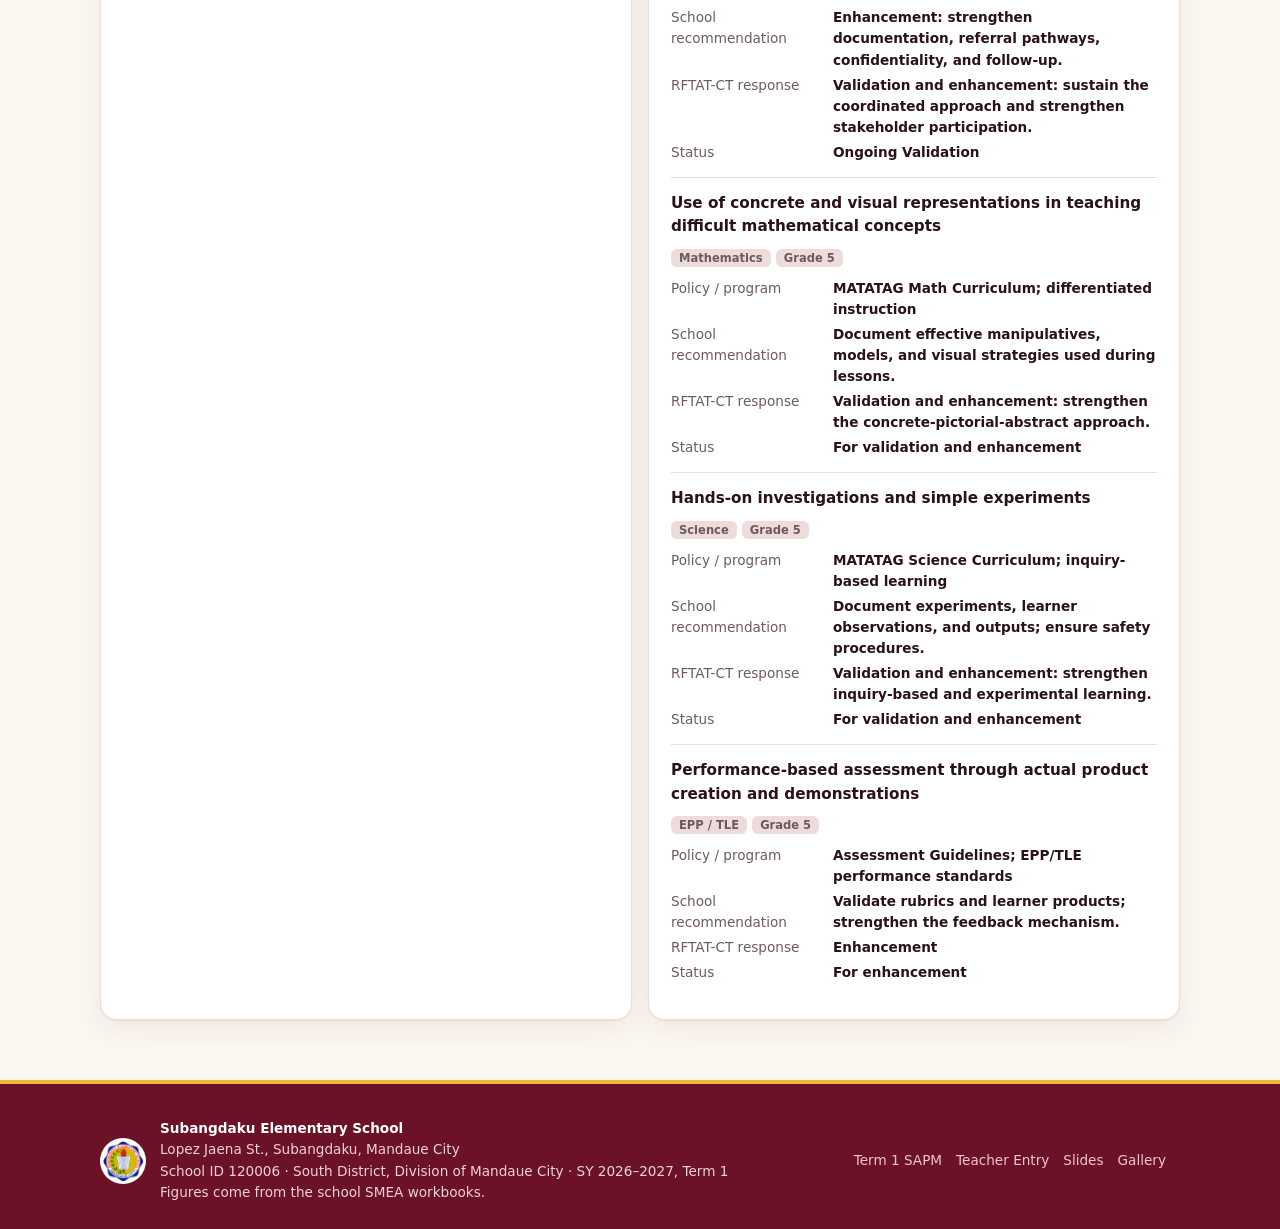
<file: practices.html>
<!doctype html>
<html lang="en"><head><meta charset="utf-8"><meta name="viewport" content="width=device-width,initial-scale=1">
<title>BLICs & Practices · Subangdaku ES SMEA</title><link rel="stylesheet" href="assets/style.css"></head>
<body data-page="practices" data-root="">
<main class="wrap" id="app"></main>
<script src="data/smea.js"></script><script src="assets/app.js"></script>
<script>
var D=SMEA,U=UI,e=U.esc;
function kv(pairs){return '<div class="kv">'+pairs.filter(function(p){return p[1]}).map(function(p){return '<span>'+p[0]+'</span><b>'+e(p[1])+'</b>'}).join("")+'</div>'}
var blics=D.blics.map(function(b){
 return '<div class="item"><h4><span class="prio '+b.priority+'">'+b.priority+'</span> '+e(b.grade)+'</h4><p style="margin:0 0 8px">'+e(b.issue)+'</p>'+
  kv([["Policy / program",b.policy],["School response",b.school],["RFTAT-CT response",b.rftat],["Status",b.status]])+'</div>';
}).join("");
var prac=D.practices.map(function(p){
 return '<div class="item"><h4>'+e(p.title)+'</h4><p style="margin:0 0 8px"><span class="tag">'+e(p.area)+'</span> <span class="tag">'+e(p.grade)+'</span></p>'+
  kv([["Policy / program",p.policy],["School recommendation",p.school],["RFTAT-CT response",p.rftat],["Status",p.status]])+'</div>';
}).join("");
document.getElementById("app").innerHTML=
 U.hero("RFTA · "+D.term,"BLICs and promising practices","Bottlenecks, lags, issues and concerns reported this term, and practices worth validating or replicating.","compass","assets/photos/conference-10.jpg","center 30%")+
 '<section class="grid g2"><div class="card"><h2>Crucial BLICs ('+D.blics.length+')</h2><p class="sub">By priority</p>'+blics+'</div>'+
 '<div class="card"><h2>Promising practices ('+D.practices.length+')</h2><p class="sub">For validation, enhancement or replication</p>'+prac+'</div></section>';
</script></body></html>
</file>
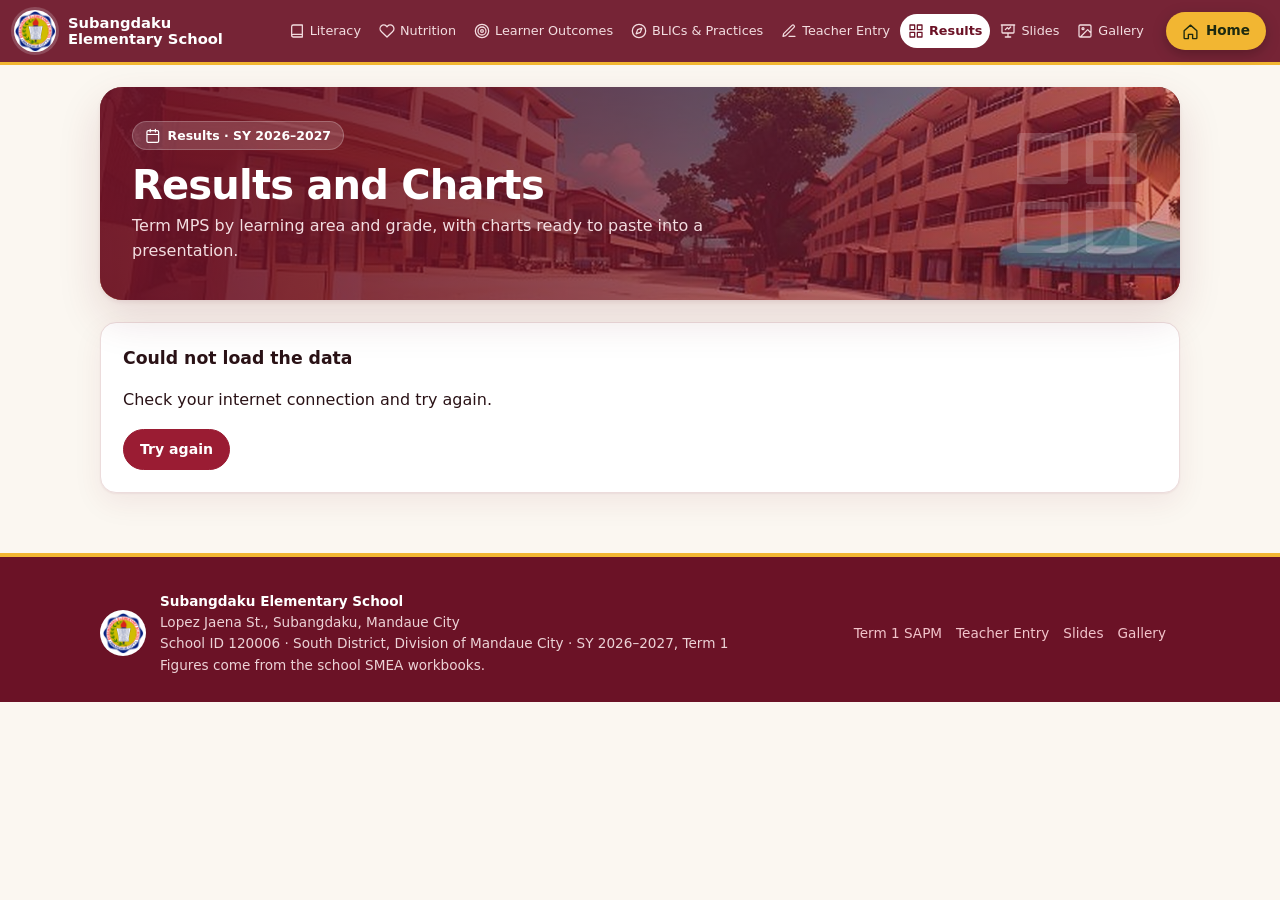
<file: results.html>
<!doctype html>
<html lang="en"><head><meta charset="utf-8"><meta name="viewport" content="width=device-width,initial-scale=1">
<title>Results and Charts · Subangdaku ES SMEA</title><link rel="stylesheet" href="assets/style.css">
<style>
.ctl{display:flex;flex-wrap:wrap;gap:14px;align-items:end;margin:6px 0 4px}
.ctl label{display:block;font-weight:600;font-size:.85rem;margin-bottom:4px}
.ctl select{padding:10px 12px;border:1px solid var(--line);border-radius:10px;background:var(--card);color:var(--ink);font:inherit;min-width:200px}
.sbtn{font:inherit;font-weight:600;font-size:.88rem;cursor:pointer;border:1px solid var(--line);background:var(--card);color:var(--ink);padding:9px 16px;border-radius:999px}
.sbtn:hover{border-color:var(--emerald)}
.sbtn.pri{background:var(--navy-2);border-color:var(--navy-2);color:#fff}
.chartcard{margin-top:16px}
.chartcard canvas{width:100%;height:auto;display:block;border:1px solid var(--line);border-radius:10px;background:#fff}
.chartcard .acts{display:flex;flex-wrap:wrap;gap:8px;margin-top:10px;align-items:center}
.chartcard .acts .ok{color:var(--forest);font-size:.85rem;font-weight:600}
.rt{width:100%;border-collapse:collapse;font-size:.92rem}
.rt th,.rt td{padding:8px 10px;border-bottom:1px solid var(--line);text-align:left}
.rt th.n,.rt td.n{text-align:right;font-variant-numeric:tabular-nums}
.rt thead th{background:var(--ok-bg);font-size:.82rem}
.rt td.lo{background:#fde2dc;color:#9b1c0c;font-weight:600}
@media (prefers-color-scheme:dark){.rt td.lo{background:#4a2018;color:#ffb4a3}}
.tw{overflow-x:auto;margin-bottom:16px}
.note{color:var(--mute);font-size:.88rem}
.tabs{display:flex;flex-wrap:wrap;gap:8px;margin:18px 0 12px;border-bottom:1px solid var(--line);padding-bottom:12px}
.tab{font:inherit;font-weight:600;font-size:.92rem;cursor:pointer;border:1px solid var(--line);background:var(--card);color:var(--ink);padding:9px 18px;border-radius:999px;transition:background .2s,color .2s,border-color .2s}
.tab:hover{border-color:var(--emerald)}
.tab.on{background:var(--navy-2);border-color:var(--navy-2);color:#fff}
</style></head>
<body data-page="results" data-root="">
<main class="wrap" id="app"></main>
<script src="data/smea.js"></script><script src="assets/app.js"></script>
<script>
var D=SMEA,U=UI;
var SB_URL="https://aymubssotxkexsmatbjv.supabase.co";
var SB_KEY="sb_publishable_jDQXZsbtASk9QhaP-374JQ_OC7RWIbz";
var ASSESS=[["ww","Written Works"],["pt","Performance Tasks"],["st1","Summative Test 1"],["st2","Summative Test 2"],["te","Term Examination"]];
var AL=function(a){return a==="EPP"?"EPP/TLE":a};
var AREA_ORDER=["GMRC","Mathematics","Reading & Literacy","Language","Filipino","English","Makabansa","Araling Panlipunan","Science","EPP","Music & Arts","PE & Health"];
var TERM_COLORS=["#4285f4","#1a3a8f","#9ec1fa"], TERM_LABEL_INK=["#000","#fff","#000"]; /* blue palette: Term 1 blue, Term 2 navy, Term 3 light blue */
var S={periods:[],byTerm:{},area:null,term:null,grade:1,loaded:null};

function rpc(fn,args){
  return fetch(SB_URL+"/rest/v1/rpc/"+fn,{method:"POST",headers:{"apikey":SB_KEY,"Authorization":"Bearer "+SB_KEY,"Content-Type":"application/json"},body:JSON.stringify(args||{})})
    .then(function(r){return r.ok?r.json():{ok:false,error:"server"}}).catch(function(){return {ok:false,error:"network"}});
}
function num(v){return v==null||v===""?null:Number(v)}
function avgMF(m,f){var a=num(m),b=num(f);if(a!=null&&b!=null)return(a+b)/2;return a!=null?a:(b!=null?b:null)}
function mean(xs){var v=xs.filter(function(x){return x!=null});return v.length?v.reduce(function(a,b){return a+b},0)/v.length:null}
function f2(v){return v==null?"–":String(+v.toFixed(2))}
function prep(rs){return rs.map(function(r){var v={};ASSESS.forEach(function(a){v[a[0]]=avgMF(r[a[0]+"_m"],r[a[0]+"_f"])});var all=ASSESS.map(function(a){return v[a[0]]});r.v=v;r.avg=all.some(function(x){return x==null})?null:mean(all);return r})}

function load(){
  var app=document.getElementById("app");
  app.innerHTML=U.hero("Results · "+D.sy,"Results and Charts","Term MPS by learning area and grade, with charts ready to paste into a presentation.","grid")+'<p class="note" style="margin-top:18px">Loading the latest data…</p>';
  return rpc("smea2_public_board",{p_period:null}).then(function(first){
    if(!first.ok){
      app.innerHTML=U.hero("Results · "+D.sy,"Results and Charts","Term MPS by learning area and grade, with charts ready to paste into a presentation.","grid")+
        '<section class="card" style="margin-top:22px"><h3>'+(first.error==="not_shared"?"This section is not open yet":"Could not load the data")+'</h3><p>'+(first.error==="not_shared"?"The SMEA coordinator has not published the results board yet. Please check again later.":"Check your internet connection and try again.")+'</p><button class="sbtn pri" id="retry" type="button">Try again</button></section>';
      document.getElementById("retry").onclick=load; return;
    }
    S.periods=first.periods||[];
    return Promise.all(S.periods.map(function(p){return p.id===first.period?Promise.resolve(first):rpc("smea2_public_board",{p_period:p.id})})).then(function(res){
      S.byTerm={};
      S.periods.forEach(function(p,i){S.byTerm[p.term]=res[i]&&res[i].ok?prep(res[i].reports||[]):[]});
      var withData=S.periods.filter(function(p){return S.byTerm[p.term].length}).map(function(p){return p.term});
      S.term=withData.length?withData[withData.length-1]:(S.periods[0]&&S.periods[0].term);
      var gs=(S.byTerm[S.term]||[]).map(function(r){return r.grade}); S.grade=gs.length?Math.min.apply(null,gs):1;
      var areas=areaList(); if(!S.area||areas.indexOf(S.area)<0) S.area=areas[0]||null;
      S.loaded=new Date(); render();
    });
  });
}
function areaList(){
  var set={}; Object.keys(S.byTerm).forEach(function(t){S.byTerm[t].forEach(function(r){set[r.area]=1})});
  return Object.keys(set).sort(function(a,b){var x=AREA_ORDER.indexOf(a),y=AREA_ORDER.indexOf(b);return(x<0?99:x)-(y<0?99:y)||a.localeCompare(b)});
}
function lastUpdate(){var m=0;Object.keys(S.byTerm).forEach(function(t){S.byTerm[t].forEach(function(r){var d=Date.parse(r.updated_at);if(d>m)m=d})});return m?new Date(m):null}

/* ---------- chart drawing (same look as the school slides: blue columns, big bold labels, TERM legend) ---------- */
function trimNum(v){return String(+v.toFixed(2))}
function chartData(area,key){
  var terms=S.periods.map(function(p){return p.term});
  var gradeSet={}; terms.forEach(function(t){S.byTerm[t].forEach(function(r){if(r.area===area)gradeSet[r.grade]=1})});
  var grades=Object.keys(gradeSet).map(Number).sort();
  var series=terms.map(function(t,i){
    var vals=grades.map(function(g){return mean(S.byTerm[t].filter(function(r){return r.area===area&&r.grade===g}).map(function(r){return r.v[key]}))});
    var school=mean(vals);
    return {term:t,idx:i,vals:vals.concat([school])};
  });
  return {cats:grades.map(function(g){return "GRADE "+g}).concat(["SCHOOL MPS"]),series:series};
}
function drawChart(cv,assessName,area,data){
  var K=2,LW=970,LH=434; cv.width=LW*K; cv.height=LH*K;
  var c=cv.getContext("2d"); c.setTransform(K,0,0,K,0,0);
  c.fillStyle="#fff"; c.fillRect(0,0,LW,LH);
  var FONT="Arial, Helvetica, sans-serif";
  // title: black text, then the learning area in bold maroon italics (school color)
  var t1="MPS- "+assessName, t2="("+AL(area).toUpperCase()+")";
  var ts=40;
  c.font="bold "+ts+"px "+FONT; var w1=c.measureText(t1).width; c.font="italic bold "+ts+"px "+FONT; var w2=c.measureText(t2).width;
  while(w1+w2>LW-40&&ts>20){ts-=2;c.font="bold "+ts+"px "+FONT;w1=c.measureText(t1).width;c.font="italic bold "+ts+"px "+FONT;w2=c.measureText(t2).width}
  var x0=(LW-w1-w2)/2; c.textBaseline="alphabetic";
  c.font="bold "+ts+"px "+FONT; c.fillStyle="#000"; c.textAlign="left"; c.fillText(t1,x0,56);
  c.font="italic bold "+ts+"px "+FONT; c.fillStyle="#9a1c33"; c.fillText(t2,x0+w1,56);

  var L=44,R=LW-22,T=100,B=345, active=data.series.filter(function(s){return s.vals.some(function(v){return v!=null})});
  var all=[]; active.forEach(function(s){s.vals.forEach(function(v){if(v!=null)all.push(v)})});
  var top=Math.max(90,Math.ceil((Math.max.apply(null,all.concat([0])))/10)*10); if(top>100)top=100;
  function Y(v){return B-(B-T)*v/top}
  // y axis labels (no gridlines, like the slides)
  c.font="10px "+FONT; c.fillStyle="#595959"; c.textAlign="right"; c.textBaseline="middle";
  for(var v=0;v<=top;v+=10) c.fillText(String(v),L-8,Y(v));
  c.strokeStyle="#d9d9d9"; c.lineWidth=1; c.beginPath(); c.moveTo(L,B+.5); c.lineTo(R,B+.5); c.stroke();
  var n=data.cats.length, gw=(R-L)/n, nS=Math.max(active.length,1);
  var cluster=gw*(nS===1?0.4:0.72), bw=cluster/nS;
  data.cats.forEach(function(cat,i){
    var gx=L+gw*i+gw/2;
    c.font="11px "+FONT; c.fillStyle="#595959"; c.textAlign="center"; c.textBaseline="alphabetic"; c.fillText(cat,gx,B+19);
    active.forEach(function(s,j){
      var val=s.vals[i]; if(val==null) return;
      var bx=gx-cluster/2+bw*j, by=Y(val), bh=B-by;
      c.fillStyle=TERM_COLORS[s.idx]||"#4285f4"; c.fillRect(bx,by,bw-(nS>1?3:0),bh);
      var txt=trimNum(val), fs=Math.min(28,Math.round(bw*0.34)+4);
      c.font="bold "+fs+"px "+FONT; while(c.measureText(txt).width>bw-6&&fs>9){fs--;c.font="bold "+fs+"px "+FONT}
      c.textAlign="center"; c.textBaseline="alphabetic";
      var inside=bh>fs+14;
      c.fillStyle=inside?(TERM_LABEL_INK[s.idx]||"#000"):"#000";
      c.fillText(txt,bx+(bw-(nS>1?3:0))/2,inside?by+fs+6:by-6);
    });
  });
  // legend: TERM 1 / TERM 2 / TERM 3
  c.font="10px "+FONT; c.textBaseline="middle"; c.textAlign="left";
  var items=S.periods.map(function(p,i){return {t:"TERM "+p.term,col:TERM_COLORS[i]||"#9ec1fa"}});
  var wTot=items.reduce(function(a,it){return a+c.measureText(it.t).width+26},0), lx=(LW-wTot)/2+8, ly=398;
  items.forEach(function(it){c.fillStyle=it.col;c.fillRect(lx,ly-4,8,8);c.fillStyle="#595959";c.fillText(it.t,lx+13,ly);lx+=c.measureText(it.t).width+26});
}
function fileBase(a,area){return "MPS-"+a.replace(/\s+/g,"")+"-"+area.replace(/[^A-Za-z0-9]+/g,"")}
function savePng(cv,name){cv.toBlob(function(b){var u=URL.createObjectURL(b),a=document.createElement("a");a.href=u;a.download=name+".png";document.body.appendChild(a);a.click();a.remove();setTimeout(function(){URL.revokeObjectURL(u)},3000)},"image/png")}
function copyPng(cv,done){
  if(!(navigator.clipboard&&window.ClipboardItem)){done("Copy is not supported in this browser. Use Save PNG.");return}
  cv.toBlob(function(b){navigator.clipboard.write([new ClipboardItem({"image/png":b})]).then(function(){done("Copied. Paste it into your slide.")},function(){done("Could not copy. Use Save PNG.")})},"image/png");
}

/* ---------- page ---------- */
function render(){
  var app=document.getElementById("app"), areas=areaList(), upd=lastUpdate();
  var h=U.hero("Results · "+D.sy,"Results and Charts","Term MPS by learning area and grade, with charts ready to paste into a presentation.","grid");
  if(!areas.length){
    app.innerHTML=h+'<section class="card" style="margin-top:22px"><h3>No results entered yet</h3><p>Charts appear here as soon as teachers save their MPS for a term.</p><button class="sbtn pri" id="refresh" type="button">Refresh</button></section>';
    document.getElementById("refresh").onclick=load; return;
  }
  app.innerHTML=h+
   '<div class="sec-h"><div><h2>Charts for presentations</h2><p>Pick a learning area. Each chart shows Grades and the SCHOOL MPS, with one color per term. Save it as a picture or copy it straight into your slide.</p></div></div>'+
   '<section class="card"><div class="ctl"><div><label for="selArea">Learning area</label><select id="selArea"></select></div>'+
   '<button class="sbtn" id="saveAll" type="button">Save all 5 charts (PNG)</button><button class="sbtn" id="refresh" type="button">Refresh data</button></div>'+
   '<p class="note" style="margin:10px 0 0">Last updated by teachers: '+(upd?U.esc(upd.toLocaleString()):"–")+' · checked '+U.esc(S.loaded.toLocaleTimeString())+'</p></section>'+
   '<div id="charts"></div>'+
   '<div class="sec-h"><div><h2>Display board</h2><p>Mean of the male and female MPS for each teacher and learning area. Scores below 75 are shaded red.</p></div></div>'+
   '<section class="card"><div class="ctl"><div><label for="selTerm">Term</label><select id="selTerm"></select></div></div><div class="tabs" id="gtabs"></div><div id="board"></div></section>';
  var sa=document.getElementById("selArea"); areas.forEach(function(a){var o=document.createElement("option");o.value=a;o.textContent=AL(a);sa.appendChild(o)}); sa.value=S.area;
  sa.onchange=function(){S.area=sa.value;renderCharts()};
  var st=document.getElementById("selTerm"); S.periods.forEach(function(p){var o=document.createElement("option");o.value=p.term;o.textContent=p.label+(S.byTerm[p.term].length?"":" (no entries)");st.appendChild(o)}); st.value=S.term;
  st.onchange=function(){S.term=Number(st.value);renderBoard()};
  document.getElementById("refresh").onclick=load;
  document.getElementById("saveAll").onclick=function(){
    var cvs=[].slice.call(document.querySelectorAll("#charts canvas"));
    cvs.forEach(function(cv,i){setTimeout(function(){savePng(cv,cv.dataset.name)},i*400)});
  };
  var gt=document.getElementById("gtabs");
  for(var g=1;g<=6;g++)(function(g){var b=document.createElement("button");b.type="button";b.className="tab"+(S.grade===g?" on":"");b.textContent="Grade "+g;b.onclick=function(){S.grade=g;[].forEach.call(gt.children,function(x,i){x.classList.toggle("on",i+1===g)});renderBoard()};gt.appendChild(b)})(g);
  renderCharts(); renderBoard();
}
function renderCharts(){
  var box=document.getElementById("charts"); box.innerHTML="";
  ASSESS.forEach(function(a){
    var data=chartData(S.area,a[0]);
    var card=document.createElement("section"); card.className="card chartcard";
    var cv=document.createElement("canvas"); cv.dataset.name=fileBase(a[1],S.area);
    cv.setAttribute("role","img"); cv.setAttribute("aria-label",a[1]+" MPS for "+S.area+": "+data.cats.map(function(c,i){var v=null;data.series.forEach(function(s){if(s.vals[i]!=null)v=s.vals[i]});return c+" "+(v==null?"no data":f2(v))}).join(", "));
    card.appendChild(cv);
    var acts=document.createElement("div"); acts.className="acts";
    var b1=document.createElement("button"); b1.className="sbtn pri"; b1.type="button"; b1.textContent="Save PNG"; b1.onclick=function(){savePng(cv,cv.dataset.name)};
    var b2=document.createElement("button"); b2.className="sbtn"; b2.type="button"; b2.textContent="Copy image";
    var ok=document.createElement("span"); ok.className="ok"; ok.setAttribute("aria-live","polite");
    b2.onclick=function(){copyPng(cv,function(m){ok.textContent=m})};
    acts.append(b1,b2,ok); card.appendChild(acts); box.appendChild(card);
    if(!data.series.some(function(s){return s.vals.some(function(v){return v!=null})})){ card.innerHTML='<p class="note">No '+U.esc(a[1])+' entries yet for '+U.esc(S.area)+'.</p>'; return; }
    drawChart(cv,a[1],S.area,data);
  });
}
function renderBoard(){
  var box=document.getElementById("board"); box.innerHTML="";
  var rows=(S.byTerm[S.term]||[]).filter(function(r){return r.grade===S.grade});
  var areas=[]; rows.forEach(function(r){if(areas.indexOf(r.area)<0)areas.push(r.area)});
  areas.sort(function(a,b){var x=AREA_ORDER.indexOf(a),y=AREA_ORDER.indexOf(b);return(x<0?99:x)-(y<0?99:y)});
  if(!areas.length){box.innerHTML='<p class="note">No entries yet for Grade '+S.grade+' in this term.</p>';return}
  var cls=function(v){return v==null?"":(v<75?"lo":"")};
  areas.forEach(function(a){
    var rs=rows.filter(function(r){return r.area===a});
    var html='<div class="tw"><table class="rt"><thead><tr><th>'+U.esc(a)+'</th><th>Section</th>'+ASSESS.map(function(x){return '<th class="n">'+({ww:"WW",pt:"PT",st1:"ST 1",st2:"ST 2",te:"TE"})[x[0]]+'</th>'}).join("")+'<th class="n">Term Avg</th></tr></thead><tbody>';
    rs.forEach(function(r){html+='<tr><td>'+U.esc(r.teacher)+'</td><td>'+U.esc(r.section)+'</td>'+ASSESS.map(function(x){return '<td class="n '+cls(r.v[x[0]])+'">'+f2(r.v[x[0]])+'</td>'}).join("")+'<td class="n '+cls(r.avg)+'">'+f2(r.avg)+'</td></tr>'});
    var av=ASSESS.map(function(x){return mean(rs.map(function(r){return r.v[x[0]]}))}), ta=mean(rs.map(function(r){return r.avg}));
    html+='<tr style="font-weight:700"><td>AVERAGE</td><td></td>'+av.map(function(v){return '<td class="n '+cls(v)+'">'+f2(v)+'</td>'}).join("")+'<td class="n '+cls(ta)+'">'+f2(ta)+'</td></tr></tbody></table></div>';
    box.insertAdjacentHTML("beforeend",html);
  });
}
load();
</script></body></html>
</file>
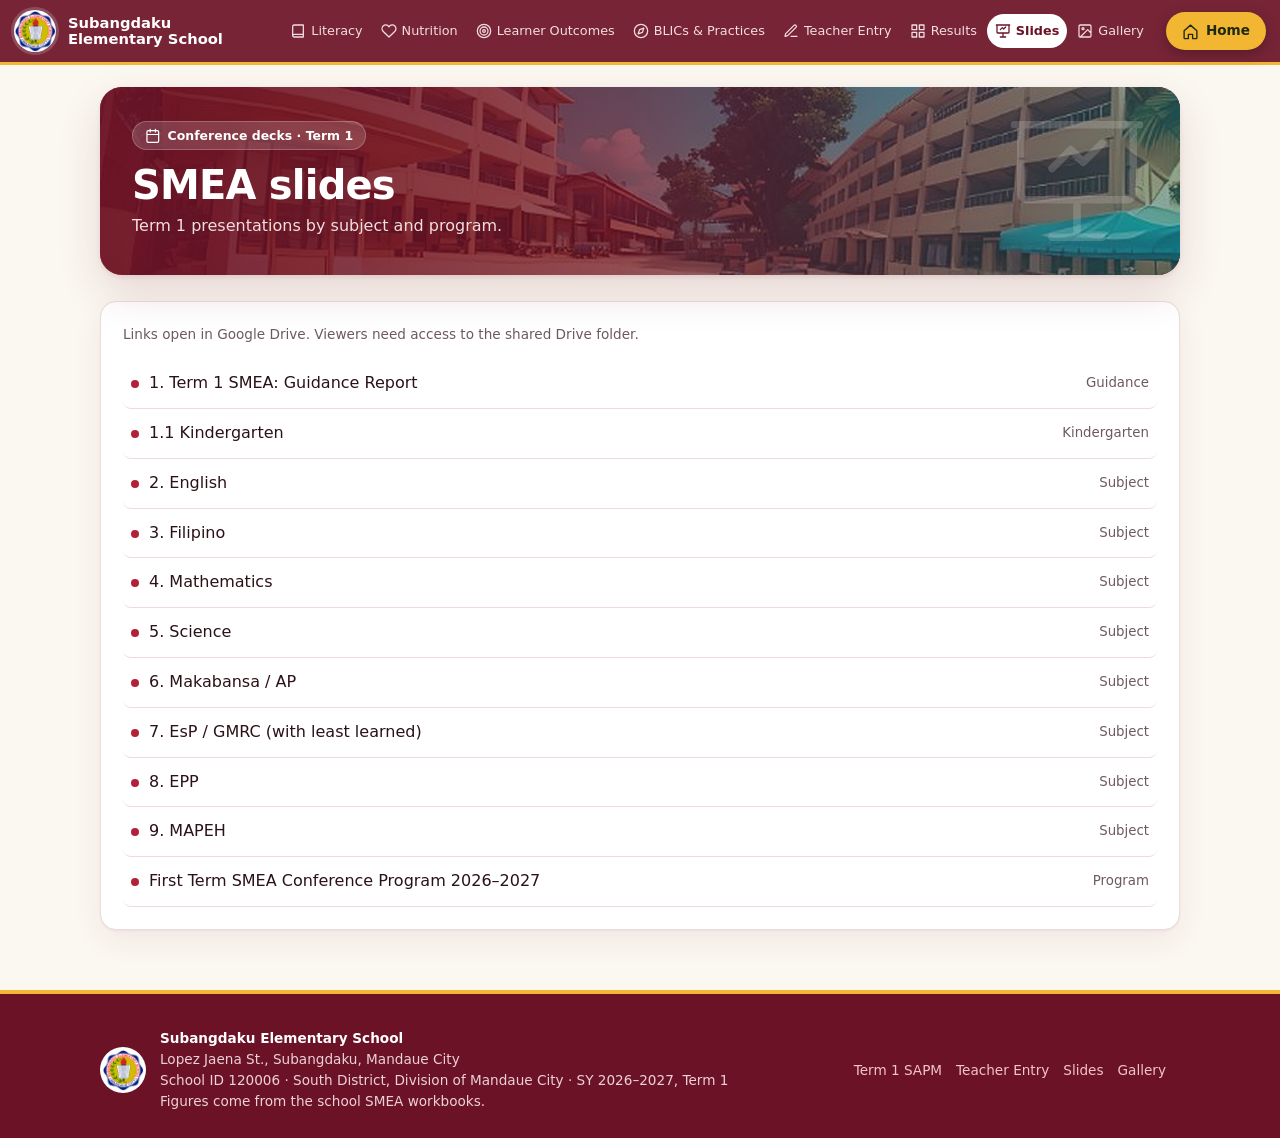
<file: slides.html>
<!doctype html>
<html lang="en"><head><meta charset="utf-8"><meta name="viewport" content="width=device-width,initial-scale=1">
<title>Slides · Subangdaku ES SMEA</title><link rel="stylesheet" href="assets/style.css"></head>
<body data-page="slides" data-root="">
<main class="wrap" id="app"></main>
<script src="data/smea.js"></script><script src="assets/app.js"></script>
<script>
var D=SMEA,U=UI;
document.getElementById("app").innerHTML=
 U.hero("Conference decks · "+D.term,"SMEA slides","Term 1 presentations by subject and program.")+
 '<section class="card files"><p class="sub">Links open in Google Drive. Viewers need access to the shared Drive folder.</p>'+
 D.slides.map(function(s){return '<a href="'+s[1]+'" target="_blank" rel="noopener"><span>'+U.esc(s[0])+'</span><small>'+U.esc(s[2])+'</small></a>'}).join("")+'</section>';
</script></body></html>
</file>
<file: assets/style.css>
:root{
  --navy:#6b1226; --navy-2:#9a1c33; --emerald:#b3203a; --emerald-d:#9a1830; --gold:#f2b632;
  --bg:#fbf7f1; --card:#ffffff; --ink:#2a1216; --mute:#6e5a5d; --line:#ecdcdc;
  --warn:#c2410c; --warn-bg:#fff4ec; --ok-bg:#f8eaec; --glass:rgba(255,255,255,.78);
  --c1:#c0392b; --c2:#e67e22; --c3:#e0b400; --c4:#2a9d8f; --c5:#d4a017; --teal:#1f7a7a; --teal-d:#155e5e; --forest:#2f7d4a; --forest-d:#1f5e36; --amber:#e08a1e; --amber-d:#b86c0a;
  --radius:16px; --shadow:0 1px 2px rgba(107,18,38,.06),0 10px 30px rgba(107,18,38,.07);
  --shadow-lg:0 2px 4px rgba(107,18,38,.08),0 18px 44px rgba(107,18,38,.14);
}
@media (prefers-color-scheme:dark){
  :root{--bg:#1a0d10;--card:#25141a;--ink:#f6e9ea;--mute:#c4a3a8;--line:#46262d;--warn-bg:#3a2415;--ok-bg:#3a1a22;--navy:#2a0a12;--glass:rgba(37,20,26,.8)}
}
*{box-sizing:border-box}
html{scroll-behavior:smooth}
body{margin:0;font-family:Inter,system-ui,-apple-system,"Segoe UI",Roboto,sans-serif;background:var(--bg);color:var(--ink);line-height:1.55}
a{color:var(--emerald-d)}
svg.i{width:1.25em;height:1.25em;fill:none;stroke:currentColor;stroke-width:1.9;stroke-linecap:round;stroke-linejoin:round;flex:none;vertical-align:-.22em}

/* header */
.top{position:sticky;top:0;z-index:50;background:rgba(107,18,38,.92);backdrop-filter:blur(10px);-webkit-backdrop-filter:blur(10px);color:#fff;border-bottom:1px solid rgba(255,255,255,.08)}
.top .wrap{max-width:1360px;display:flex;align-items:center;justify-content:space-between;gap:14px;padding:10px 20px}
.brand{display:flex;align-items:center;gap:12px;color:#fff;text-decoration:none;min-width:0}
.brand .mark{width:42px;height:42px;border-radius:50%;background:#fff;display:grid;place-items:center;overflow:hidden;flex:none;box-shadow:0 0 0 3px rgba(255,255,255,.18)}
.brand .mark img{width:100%;height:100%;object-fit:contain}
.brand b{display:block;font-size:1rem;line-height:1.1}
.brand small{opacity:.78;font-size:.72rem;display:block;white-space:nowrap;overflow:hidden;text-overflow:ellipsis}
nav{display:flex;gap:2px;overflow-x:auto;scrollbar-width:none}
nav::-webkit-scrollbar{display:none}
nav a{color:#f3dde0;text-decoration:none;padding:7px 11px;border-radius:999px;font-size:.84rem;white-space:nowrap;display:inline-flex;align-items:center;gap:6px;transition:background .2s,color .2s}
nav a svg{width:1.05em;height:1.05em}
nav a:hover{background:rgba(255,255,255,.14)}
nav a.on{background:#fff;color:var(--navy);font-weight:600}
.brand small{display:none}
.homebtn{flex:none;display:inline-flex;align-items:center;gap:7px;background:var(--gold);color:#1d2a10;font-weight:700;font-size:.85rem;text-decoration:none;padding:8px 16px;border-radius:999px;box-shadow:0 4px 14px rgba(0,0,0,.25);transition:transform .2s,background .2s}
.homebtn:hover{background:#ffd25c;transform:translateY(-1px)}
nav{flex:1 1 auto;min-width:0;justify-content:flex-end}
@media(max-width:1260px){.top .wrap{gap:8px;flex-wrap:wrap}nav{justify-content:flex-start}.top .brand{order:1;flex:1 1 0}.brand b{font-size:.88rem;white-space:normal}.top .homebtn{order:2;margin-left:auto}.top nav{order:3;flex-basis:100%;padding-bottom:2px}}
@media(max-width:620px){.homebtn span{display:none}.homebtn{padding:9px 12px}nav a span{display:none}nav a{padding:9px 12px}nav a.on span{display:inline}}
.wrap{max-width:1120px;margin:0 auto;padding:0 20px}

/* page hero banner */
.hero{position:relative;margin:22px 0 6px;border-radius:22px;overflow:hidden;color:#fff;padding:34px 32px 36px;min-height:170px;background:var(--navy);box-shadow:var(--shadow-lg);isolation:isolate}
.hero::before{content:"";position:absolute;inset:0;z-index:-2;background:var(--img) center 60%/cover;transform:scale(1.04);animation:kb 18s ease-in-out infinite alternate}
.hero::after{content:"";position:absolute;inset:0;z-index:-1;background:linear-gradient(100deg,rgba(107,18,38,.95) 0%,rgba(107,18,38,.78) 48%,rgba(179,32,58,.35) 100%)}
.hero .ico{position:absolute;right:28px;top:50%;transform:translateY(-50%);opacity:.16;width:150px;height:150px;stroke-width:1.2}
.hero h1{margin:0 0 6px;font-size:clamp(1.7rem,3.8vw,2.5rem);letter-spacing:-.02em;line-height:1.15}
.hero p{margin:0;color:#f3dde0;max-width:62ch}
.pill{display:inline-flex;align-items:center;gap:7px;background:rgba(255,255,255,.14);color:#fff;border:1px solid rgba(255,255,255,.22);border-radius:999px;padding:4px 12px;font-size:.78rem;font-weight:600;margin-bottom:12px}
.hero>*:not(.ico){animation:rise .8s cubic-bezier(.2,.7,.2,1) both}
.hero h1{animation-delay:.12s!important}.hero p{animation-delay:.24s!important}

/* hero with a real photo behind it */
.hero.photo{min-height:300px;display:flex;flex-direction:column;justify-content:flex-end}
.hero.photo::before{background:var(--img) var(--pos,center 35%)/cover}
.hero.photo::after{background:linear-gradient(0deg,rgba(107,18,38,.94) 0%,rgba(107,18,38,.62) 42%,rgba(107,18,38,.08) 100%)}
.hero.photo .ico{display:none}

/* home banner */
.banner{position:relative;color:#fff;min-height:min(78vh,620px);display:flex;align-items:center;overflow:hidden;isolation:isolate;background:var(--navy)}
.banner::before{content:"";position:absolute;inset:0;z-index:-2;background:url(facade.jpg) center 55%/cover;animation:kb 22s ease-in-out infinite alternate}
.banner::after{content:"";position:absolute;inset:0;z-index:-1;background:linear-gradient(180deg,rgba(30,6,12,.55) 0%,rgba(107,18,38,.62) 55%,var(--bg) 100%),linear-gradient(90deg,rgba(107,18,38,.7),rgba(107,18,38,0) 70%)}
.banner .wrap{padding-top:50px;padding-bottom:120px;width:100%}
.banner .crest{width:92px;height:92px;border-radius:50%;background:#fff;padding:5px;box-shadow:0 10px 30px rgba(0,0,0,.35),0 0 0 6px rgba(255,255,255,.2);animation:float 5s ease-in-out infinite,pop .9s cubic-bezier(.3,1.4,.5,1) both}
.banner h1{margin:18px 0 8px;font-size:clamp(2rem,5.6vw,3.7rem);line-height:1.05;letter-spacing:-.03em;max-width:15ch;text-shadow:0 2px 20px rgba(0,0,0,.35)}
.banner h1 em{font-style:normal;color:var(--gold)}
.banner p.lead{margin:0 0 24px;font-size:clamp(1rem,2vw,1.2rem);max-width:56ch;color:#f6e4e6}
.banner .pill{animation:rise .8s .1s both}
.banner h1{animation:rise .9s .2s both}.banner p.lead{animation:rise .9s .35s both}.banner .cta{animation:rise .9s .5s both}
.cta{display:flex;gap:12px;flex-wrap:wrap}
.btn{display:inline-flex;align-items:center;gap:8px;padding:12px 20px;border-radius:999px;font-weight:600;text-decoration:none;font-size:.95rem;transition:transform .2s,box-shadow .2s,background .2s}
.btn.pri{background:var(--emerald);color:#fff;box-shadow:0 8px 22px rgba(179,32,58,.45)}
.btn.pri:hover{background:#d03a52;transform:translateY(-2px)}
.btn.sec{background:rgba(255,255,255,.14);color:#fff;border:1px solid rgba(255,255,255,.35);backdrop-filter:blur(6px)}
.btn.sec:hover{background:rgba(255,255,255,.26);transform:translateY(-2px)}
.pull{margin-top:-84px;position:relative;z-index:2}

/* cards & grids */
.grid{display:grid;gap:16px}
.g4{grid-template-columns:repeat(auto-fit,minmax(210px,1fr))}
.g3{grid-template-columns:repeat(auto-fit,minmax(290px,1fr))}
.g2{grid-template-columns:repeat(auto-fit,minmax(340px,1fr))}
.card{background:var(--card);border:1px solid var(--line);border-radius:var(--radius);padding:22px;box-shadow:var(--shadow)}
.card h2,.card h3{margin:0 0 4px;font-size:1.08rem}
.card .sub{color:var(--mute);font-size:.85rem;margin:0 0 14px}
.stat{position:relative;overflow:hidden}
.stat .n{font-size:2.3rem;font-weight:800;letter-spacing:-.025em;line-height:1.1}
.stat .l{color:var(--mute);font-size:.85rem;margin-top:2px}
.stat .si{width:40px;height:40px;border-radius:12px;display:grid;place-items:center;background:var(--ok-bg);color:var(--emerald-d);margin-bottom:12px;font-size:1.2rem}
.stat.accent .n{color:var(--emerald-d)}
.stat::after{content:"";position:absolute;left:0;top:0;width:100%;height:3px;background:linear-gradient(90deg,var(--emerald),var(--c5))}
section{margin:26px 0}
.sec-h{flex-wrap:wrap;display:flex;align-items:end;justify-content:space-between;gap:12px;margin:38px 0 14px}
.sec-h h2{margin:0;font-size:1.45rem;letter-spacing:-.01em}
.sec-h p{margin:2px 0 0;color:var(--mute);font-size:.92rem}
.tile{display:block;text-decoration:none;color:inherit;transition:transform .25s,border-color .25s,box-shadow .25s;position:relative;overflow:hidden}
.tile:hover{transform:translateY(-5px);border-color:var(--emerald);box-shadow:var(--shadow-lg)}
.tile .ic{width:48px;height:48px;border-radius:14px;display:grid;place-items:center;font-size:1.45rem;color:#fff;background:linear-gradient(135deg,var(--navy-2),var(--emerald));box-shadow:0 8px 18px rgba(179,32,58,.28);transition:transform .3s}
.tile:hover .ic{transform:rotate(-6deg) scale(1.08)}
.tile h3{margin:14px 0 4px;font-size:1.05rem}
.tile p{margin:0;color:var(--mute);font-size:.88rem}
.tile .go{position:absolute;right:18px;top:20px;color:var(--mute);opacity:0;transform:translateX(-6px);transition:.25s}
.tile:hover .go{opacity:1;transform:none;color:var(--emerald-d)}
.tag{font-size:.72rem;border-radius:6px;padding:2px 8px;font-weight:600;background:var(--line);color:var(--mute)}
.tag.live{background:var(--ok-bg);color:var(--emerald-d)}
.tag.soon{background:var(--warn-bg);color:var(--warn)}

/* photo band */
.band{display:grid;grid-template-columns:1.6fr 1fr 1fr;grid-template-rows:200px 200px;gap:12px}
.band a{position:relative;border-radius:16px;overflow:hidden;display:block;box-shadow:var(--shadow)}
.band a:first-child{grid-row:span 2}
.band img{width:100%;height:100%;object-fit:cover;display:block;transition:transform .6s}
.band a:hover img{transform:scale(1.07)}
.band a::after{content:"";position:absolute;inset:0;background:linear-gradient(180deg,transparent 60%,rgba(30,6,12,.55))}
.band figcaption,.band span.cap{position:absolute;left:14px;bottom:12px;z-index:1;color:#fff;font-size:.82rem;font-weight:600}
@media(max-width:720px){.band{grid-template-columns:1fr 1fr;grid-template-rows:180px 150px 150px}.band a:first-child{grid-row:auto;grid-column:span 2}}

/* bars */
.bars{display:grid;gap:9px}
.bar{display:grid;grid-template-columns:96px 1fr 64px;align-items:center;gap:10px;font-size:.88rem}
.bar .track{background:var(--line);border-radius:7px;height:22px;overflow:hidden}
.bar .fill{height:100%;background:linear-gradient(90deg,var(--navy-2),var(--emerald));border-radius:7px}
.bar .v{text-align:right;font-variant-numeric:tabular-nums;font-weight:600}
.stack{display:flex;height:28px;border-radius:7px;overflow:hidden;background:var(--line)}
.stack span{display:block;height:100%}
.legend{display:flex;flex-wrap:wrap;gap:6px 14px;margin-top:10px;font-size:.8rem;color:var(--mute)}
.legend i{display:inline-block;width:10px;height:10px;border-radius:3px;margin-right:6px;vertical-align:-1px}
.crla-row{margin-bottom:18px}
.crla-row h4{margin:0 0 6px;font-size:.92rem}
.crla-row .nums{display:flex;flex-wrap:wrap;gap:4px 14px;font-size:.8rem;color:var(--mute);margin-top:6px}
table{width:100%;border-collapse:collapse;font-size:.88rem}
th,td{padding:9px 10px;border-bottom:1px solid var(--line);text-align:left;vertical-align:top}
th{font-size:.76rem;text-transform:uppercase;letter-spacing:.04em;color:var(--mute)}
tbody tr{transition:background .15s}tbody tr:hover{background:var(--ok-bg)}
td.num,th.num{text-align:right;font-variant-numeric:tabular-nums}
.note{background:var(--warn-bg);border-left:4px solid var(--warn);border-radius:8px;padding:12px 14px;font-size:.85rem;margin:14px 0}
.empty{color:var(--mute);font-style:italic}
.prio{font-weight:700;font-size:.75rem;padding:2px 8px;border-radius:6px}
.prio.High{background:#fde4e0;color:#a32d1e}.prio.Medium{background:#fdf0cf;color:#8a6500}
.item{border-top:1px solid var(--line);padding:14px 0}
.item:first-child{border-top:0}
.item h4{margin:0 0 6px;font-size:.95rem}
.kv{display:grid;grid-template-columns:150px 1fr;gap:4px 12px;font-size:.85rem;color:var(--mute)}
.kv b{color:var(--ink);font-weight:600}
.files a{display:flex;justify-content:space-between;align-items:center;gap:12px;padding:12px 8px;border-bottom:1px solid var(--line);text-decoration:none;color:var(--ink);border-radius:8px;transition:background .15s,padding .2s}
.files a:hover{color:var(--emerald-d);background:var(--ok-bg);padding-left:14px}
.files a span::before{content:"";display:inline-block;width:8px;height:8px;border-radius:50%;background:var(--emerald);margin-right:10px}
.files small{color:var(--mute)}

/* gallery + lightbox */
.gal{display:grid;grid-template-columns:repeat(auto-fill,minmax(260px,1fr));gap:12px}
.gal a{display:block;border-radius:14px;overflow:hidden;box-shadow:var(--shadow)}
.gal img{width:100%;aspect-ratio:4/3;object-fit:cover;display:block;transition:transform .5s}
.gal a:hover img{transform:scale(1.06)}
.lb{position:fixed;inset:0;z-index:100;background:rgba(5,12,22,.92);display:none;align-items:center;justify-content:center;padding:24px}
.lb.on{display:flex;animation:fade .25s}
.lb img{max-width:100%;max-height:86vh;border-radius:10px;box-shadow:0 20px 60px rgba(0,0,0,.6)}
.lb button{position:absolute;background:rgba(255,255,255,.14);color:#fff;border:0;width:46px;height:46px;border-radius:50%;font-size:1.4rem;cursor:pointer}
.lb button:hover{background:rgba(255,255,255,.3)}
.lb .x{top:18px;right:18px}.lb .p{left:18px;top:50%}.lb .nx{right:18px;top:50%}
.lb .cap{position:absolute;bottom:18px;left:0;right:0;text-align:center;color:#f3dde0;font-size:.9rem}

/* footer */
footer.site{margin-top:60px;background:var(--navy);color:#ecd2d6;padding:34px 0 26px;font-size:.85rem}
footer.site .wrap{display:flex;gap:22px;align-items:center;flex-wrap:wrap;justify-content:space-between}
footer.site img{width:46px;height:46px;border-radius:50%;background:#fff;padding:2px}
footer.site .fl{display:flex;gap:14px;align-items:center}
footer.site b{color:#fff;display:block}
footer.site a{color:#f2c4cb;text-decoration:none;margin-right:14px}
footer.site a:hover{text-decoration:underline}

/* motion */
@keyframes rise{from{opacity:0;transform:translateY(22px)}to{opacity:1;transform:none}}
@keyframes pop{from{opacity:0;transform:scale(.6)}to{opacity:1;transform:none}}
@keyframes float{0%,100%{translate:0 0}50%{translate:0 -8px}}
@keyframes kb{from{transform:scale(1.04)}to{transform:scale(1.14) translate(-1.2%,-1%)}}
@keyframes fade{from{opacity:0}to{opacity:1}}
.js .rv{opacity:0;transform:translateY(24px);transition:opacity .7s cubic-bezier(.2,.7,.2,1),transform .7s cubic-bezier(.2,.7,.2,1)}
.js .rv.in{opacity:1;transform:none}
.js .bar .fill{transform:scaleX(0);transform-origin:left;transition:transform 1.1s cubic-bezier(.2,.7,.2,1) .25s}
.js .in .bar .fill{transform:none}
.js .stack{clip-path:inset(0 100% 0 0);transition:clip-path 1.3s cubic-bezier(.2,.7,.2,1) .25s}
.js .in .stack{clip-path:inset(0 0 0 0)}
@media(max-width:560px){.bar{grid-template-columns:76px 1fr 54px}.kv{grid-template-columns:1fr}.hero{padding:26px 22px}.hero .ico{display:none}}
@media(prefers-reduced-motion:reduce){*,*::before,*::after{animation:none!important;transition:none!important}.js .rv{opacity:1;transform:none}.js .bar .fill{transform:none}.js .stack{clip-path:none}}
.card table{display:block;overflow-x:auto;white-space:nowrap}@media(min-width:700px){.card table{display:table;white-space:normal}}
@media(min-width:700px){nav a{padding:7px 8px;font-size:.8rem;gap:5px}nav a svg{width:1em;height:1em}.brand b{font-size:.92rem}.top .wrap{padding:10px 14px}}

/* school profile strip */
.profile{display:grid;grid-template-columns:repeat(auto-fit,minmax(170px,1fr));gap:18px 22px;padding:20px 24px;margin-top:26px!important}
.profile .pf{display:flex;align-items:center;gap:12px;min-width:0}
.profile .pf.wide{grid-column:span 2}
.profile .pi{flex:none;width:40px;height:40px;border-radius:12px;display:grid;place-items:center;background:var(--ok-bg);color:var(--emerald-d);font-size:1.15rem}
.profile small{display:block;color:var(--mute);font-size:.72rem;text-transform:uppercase;letter-spacing:.06em;font-weight:600}
.profile b{display:block;font-size:.98rem;line-height:1.3}
@media(max-width:560px){.profile .pf.wide{grid-column:auto}}
@media(min-width:1000px){.profile{grid-template-columns:auto minmax(0,1.5fr) auto auto;gap:18px 28px}.profile .pf.wide{grid-column:auto}}

/* complementary accents: teal, forest green and amber alongside maroon */
.tile{--tc:var(--emerald);--tc2:var(--navy-2)}
.tile:nth-child(4n+2){--tc:var(--teal);--tc2:var(--teal-d)}
.tile:nth-child(4n+3){--tc:var(--amber);--tc2:var(--amber-d)}
.tile:nth-child(4n+4){--tc:var(--forest);--tc2:var(--forest-d)}
.tile .ic{background:linear-gradient(135deg,var(--tc2),var(--tc));box-shadow:0 8px 18px color-mix(in srgb,var(--tc) 35%,transparent)}
.tile:hover{border-color:var(--tc)}.tile:hover .go{color:var(--tc)}
.stat{--sc:var(--emerald);--sc2:var(--amber)}
.stat:nth-child(2){--sc:var(--teal);--sc2:var(--forest)}
.stat:nth-child(3){--sc:var(--amber-d);--sc2:var(--gold)}
.stat:nth-child(4){--sc:var(--forest);--sc2:var(--teal)}
.stat::after{background:linear-gradient(90deg,var(--sc),var(--sc2))}
.stat .si{background:color-mix(in srgb,var(--sc) 13%,var(--card));color:var(--sc)}
.stat.accent .n{color:var(--sc)}
.bar .fill{background:linear-gradient(90deg,var(--emerald),var(--amber))}
.profile .pf:nth-child(2) .pi{background:color-mix(in srgb,var(--teal) 13%,var(--card));color:var(--teal)}
.profile .pf:nth-child(3) .pi{background:color-mix(in srgb,var(--amber) 16%,var(--card));color:var(--amber-d)}
.profile .pf:nth-child(4) .pi{background:color-mix(in srgb,var(--forest) 13%,var(--card));color:var(--forest)}
.sec-h h2::after{content:"";display:block;width:44px;height:4px;border-radius:4px;margin-top:8px;background:linear-gradient(90deg,var(--emerald),var(--gold))}
.top{border-bottom:3px solid var(--gold)}
/* each page gets its own accent on the banner */
body[data-page=enrollment]{--pg:rgba(31,122,122,.5)}
body[data-page=literacy]{--pg:rgba(224,138,30,.5)}
body[data-page=nutrition]{--pg:rgba(47,125,74,.5)}
body[data-page=outcomes]{--pg:rgba(179,32,58,.45)}
body[data-page=slides]{--pg:rgba(31,122,122,.5)}
body[data-page=gallery]{--pg:rgba(224,138,30,.5)}
.hero:not(.photo)::after{background:linear-gradient(100deg,rgba(107,18,38,.94) 0%,rgba(107,18,38,.72) 48%,var(--pg,rgba(179,32,58,.4)) 100%)}
.hero:not(.photo) .pill{background:rgba(255,255,255,.16)}
.tag.live{background:color-mix(in srgb,var(--forest) 14%,var(--card));color:var(--forest-d)}
footer.site{border-top:4px solid var(--gold)}

/* enrollment number: calm teal instead of red (red reads as negative) */
.stat:first-child{--sc:var(--forest-d);--sc2:var(--forest)}
.stat:nth-child(2){--sc:var(--emerald);--sc2:var(--amber)}

/* home banner: load animation (photo reveal, word-by-word headline, shimmer, crest glow) */
.banner::before{animation:kb 22s ease-in-out infinite alternate,imgIn 1.8s cubic-bezier(.2,.7,.2,1) both}
.banner::after{animation:fade 1.4s ease-out both}
@keyframes imgIn{from{opacity:0;filter:blur(16px) saturate(.6);scale:1.22}to{opacity:1;filter:none;scale:1}}
@keyframes wordIn{from{opacity:0;transform:translateY(.6em) rotate(2deg);filter:blur(6px)}to{opacity:1;transform:none;filter:none}}
@keyframes shine{0%{background-position:120% 0}60%,100%{background-position:-60% 0}}
@keyframes glow{0%,100%{filter:drop-shadow(0 0 6px rgba(242,182,50,.25))}50%{filter:drop-shadow(0 0 20px rgba(242,182,50,.75))}}
@keyframes ring{0%{box-shadow:0 10px 30px rgba(0,0,0,.35),0 0 0 6px rgba(255,255,255,.2)}50%{box-shadow:0 10px 30px rgba(0,0,0,.35),0 0 0 14px rgba(255,255,255,.06)}100%{box-shadow:0 10px 30px rgba(0,0,0,.35),0 0 0 6px rgba(255,255,255,.2)}}
.banner h1{animation:none}
.banner h1 .w{display:inline-block;opacity:0;animation:wordIn .8s cubic-bezier(.2,.7,.2,1) forwards;animation-delay:calc(.35s + var(--i)*.09s)}
.banner h1 em .w{background:linear-gradient(100deg,var(--gold) 35%,#fff7cf 50%,var(--gold) 65%) 120% 0/250% 100%;-webkit-background-clip:text;background-clip:text;-webkit-text-fill-color:transparent;animation:wordIn .8s cubic-bezier(.2,.7,.2,1) forwards,shine 3.4s ease-in-out infinite;animation-delay:calc(.35s + var(--i)*.09s),2s}
.banner h1 em{display:inline-block;animation:glow 3s ease-in-out 1.8s infinite}
.banner .crest{animation:float 5s ease-in-out infinite,pop .9s cubic-bezier(.3,1.4,.5,1) both,ring 3.2s 1s ease-in-out 3}
.banner p.lead{animation-delay:1.1s}.banner .cta{animation-delay:1.35s}
@media(prefers-reduced-motion:reduce){.banner h1 .w{opacity:1}.banner h1 em .w{-webkit-text-fill-color:var(--gold);background:none}}

/* Enrollment projection (assets/projections.js) */
:root{--pj-low:var(--emerald);--pj-base:var(--amber-d);--pj-high:var(--forest);--pj-band:rgba(224,138,30,.13);--pj-tint:rgba(224,138,30,.09)}
@media(prefers-color-scheme:dark){:root{--pj-low:#ee7a94;--pj-base:#f0a23c;--pj-high:#63bd8f;--pj-band:rgba(240,162,60,.15);--pj-tint:rgba(240,162,60,.10)}}
.pj-lc{display:block;width:100%;height:auto;max-width:760px;margin:0 auto}
.pj-lc .g{stroke:var(--line);stroke-width:1}
.pj-lc .ax{font:500 10.5px Inter,system-ui,sans-serif;fill:var(--mute)}
.pj-lc .band{fill:var(--pj-band)}
.pj-lc .ln{fill:none;stroke-width:3;stroke-linejoin:round;stroke-linecap:round}
.pj-lc .ln.low,.pj-lc .pt.low{stroke:var(--pj-low)}.pj-lc .ln.base,.pj-lc .pt.base{stroke:var(--pj-base)}.pj-lc .ln.high,.pj-lc .pt.high{stroke:var(--pj-high)}
.pj-lc .pt{fill:var(--card);stroke-width:2.5}
.pj-lc .pt.now{fill:var(--ink);stroke:var(--card);stroke-width:2}
.pj-lc .lbl{font:700 11px Inter,system-ui,sans-serif;fill:var(--ink)}
.pj-lc .endl{font:800 11.5px Inter,system-ui,sans-serif}
.pj-lc .endl.low{fill:var(--pj-low)}.pj-lc .endl.base{fill:var(--pj-base)}.pj-lc .endl.high{fill:var(--pj-high)}
.pj-lc .endp{font:500 10px Inter,system-ui,sans-serif;fill:var(--mute)}
.pj-lg{display:grid;grid-template-columns:repeat(auto-fit,minmax(220px,1fr));gap:8px 20px;margin-top:14px;font-size:.82rem;color:var(--mute)}
.pj-lg div{display:flex;gap:10px;align-items:baseline}
.pj-lg i{flex:none;width:18px;height:4px;border-radius:2px;transform:translateY(-3px)}
.pj-lg b{color:var(--ink)}
.pj-bars{display:grid;gap:10px}
.pj-bar{display:grid;grid-template-columns:76px 1fr auto;align-items:center;gap:10px;font-size:.88rem}
.pj-track{position:relative;height:20px;border-radius:7px;background:var(--line)}
.pj-fill{position:absolute;inset:0 auto 0 0;border-radius:7px;background:linear-gradient(90deg,var(--navy-2),var(--emerald))}
.pj-fill.flag{background:linear-gradient(90deg,var(--amber-d),var(--amber))}
.pj-avg{position:absolute;top:-4px;bottom:-4px;width:0;border-left:2px dashed var(--ink);opacity:.5}
.pj-bar .v{min-width:92px;text-align:right;font-weight:700;font-variant-numeric:tabular-nums}
.pj-bar .v em{font-style:normal;font-weight:600;font-size:.74rem;color:var(--mute);margin-left:4px}
.pj-key{display:flex;flex-wrap:wrap;gap:6px 18px;margin-top:16px;font-size:.78rem;color:var(--mute)}
.pj-key span{display:inline-flex;align-items:center;gap:7px}
.pj-key i{width:12px;height:12px;border-radius:3px;background:var(--emerald)}
.pj-key i.o{background:var(--amber)}
.pj-key i.d{width:0;height:14px;border-radius:0;background:none;border-left:2px dashed var(--ink);opacity:.5}
.pj-note{margin:14px 0 0;font-size:.85rem;color:var(--mute)}
.pj-how{display:grid;gap:14px}
.pj-how>div{padding-top:14px;border-top:1px solid var(--line)}
.pj-how>div:first-child{padding-top:0;border-top:0}
.pj-how h3{margin:0 0 3px;font-size:.76rem;text-transform:uppercase;letter-spacing:.06em;color:var(--emerald-d)}
.pj-how p{margin:0;font-size:.9rem}
.pj-t th,.pj-t td{text-align:right;font-variant-numeric:tabular-nums;vertical-align:middle}
.pj-t thead tr:first-child th{text-align:center;color:var(--ink);border-bottom:2px solid var(--line)}
.pj-t thead tr:first-child th.pj-l{text-align:left;vertical-align:bottom;border-bottom:1px solid var(--line)}
.pj-t tbody th{text-align:left;text-transform:none;letter-spacing:0;font-size:.9rem;color:var(--ink);white-space:nowrap}
.pj-t .pj-g{border-left:1px solid var(--line)}
.pj-t .b{background:var(--pj-tint);font-weight:700}
.pj-act{margin-left:6px;font-size:.68rem;font-weight:700;padding:2px 7px;border-radius:999px;background:var(--line);color:var(--mute)}
.pj-fine{margin:14px 0 0;font-size:.78rem;color:var(--mute)}
@media(max-width:560px){.pj-bar{grid-template-columns:62px 1fr auto;gap:8px;font-size:.82rem}.pj-bar .v{min-width:76px}.pj-lc .ax{font-size:17px}.pj-lc .lbl{font-size:18px}.pj-lc .endl{font-size:19px}.pj-lc .endp{font-size:16px}}
</file>
<file: sapm/styles.css>
:root{color-scheme:light}
[hidden]{display:none!important}
img{max-width:100%}
/* Layout: facade banner with logo plate, sticky section tabs, then KPI strip, charts and written analysis per section */
:root{
  --navy:#7d1530; --gold:#d6b90a; --red:#d92b1f; --leaf:#3b7a1c; --amber:#d99a1b;
  --bg:#fbf7f1; --card:#ffffff; --fg:#2a1216; --muted:#6e5a5d; --line:#ecdcdc; --track:#f1e4e4;
  --accent:#7d1530; --accent-fg:#ffffff; --ptc:#0b2a7b; --tec:#d92b1f; --s1c:#6cc5b5; --s2c:#0f7f70; --note:#fff8dc;
  --b1:#1f6b3a; --b1t:#fff; --b2:#a9d08a; --b2t:#1b3010; --b4:#f4de8a; --b4t:#3d3200; --b5:#f1a35e; --b5t:#3a1c00; --b6:#d9534b; --b6t:#fff;
  --font-d:'Bricolage Grotesque','Segoe UI',system-ui,sans-serif; --font-b:'Public Sans','Segoe UI',system-ui,sans-serif;
}
@media (prefers-color-scheme:dark){:root:not([data-theme="light"]){
  --bg:#1a0d10; --card:#25141a; --fg:#f6e9ea; --muted:#c4a3a8; --line:#46262d; --track:#35202a;
  --accent:#e6c931; --accent-fg:#2a0a12; --ptc:#7ea2ff; --tec:#ff7a6e; --s1c:#8fd3c8; --s2c:#2fb8a3; --note:#2a2a14; --leaf:#5fae3a; --amber:#e0a93a;
  --b1:#2e8a50; --b2:#55803f; --b2t:#f1fbe9; --b4:#8a7a22; --b4t:#fff7cf; --b5:#a2622a; --b5t:#fff0e0; --b6:#b0403a;
  color-scheme:dark}}
:root[data-theme="dark"]{
  --bg:#1a0d10; --card:#25141a; --fg:#f6e9ea; --muted:#c4a3a8; --line:#46262d; --track:#35202a;
  --accent:#e6c931; --accent-fg:#2a0a12; --ptc:#7ea2ff; --tec:#ff7a6e; --s1c:#8fd3c8; --s2c:#2fb8a3; --note:#2a2a14; --leaf:#5fae3a; --amber:#e0a93a;
  --b1:#2e8a50; --b2:#55803f; --b2t:#f1fbe9; --b4:#8a7a22; --b4t:#fff7cf; --b5:#a2622a; --b5t:#fff0e0; --b6:#b0403a;
  color-scheme:dark}
*{box-sizing:border-box}
body{background:var(--bg);color:var(--fg);font-family:var(--font-b);font-size:15px;line-height:1.55;margin:0;
  padding-block:0 48px;padding-left:max(16px,env(safe-area-inset-left,0px));padding-right:max(16px,env(safe-area-inset-right,0px))}
body::before{content:"";position:fixed;inset:0 0 auto;height:env(safe-area-inset-top,0px);background:var(--bg);z-index:30}
.wrap{max-width:1180px;margin:0 auto}
h1,h2,h3,h4{font-family:var(--font-d);margin:0;text-wrap:balance;line-height:1.18}
.hero{position:relative;margin-top:16px;border-radius:14px;overflow:hidden;background:#7d1530}
.hero img.fac{display:block;width:100%;height:clamp(200px,32vw,320px);object-fit:cover;object-position:center 40%}
.hero::after{content:"";position:absolute;inset:0;background:linear-gradient(180deg,rgba(60,10,22,.05) 30%,rgba(60,10,22,.9) 100%)}
.hero-in{position:absolute;z-index:2;left:0;right:0;bottom:0;display:flex;gap:16px;align-items:flex-end;padding:18px 20px;color:#fff}
.plate{flex:none;width:clamp(72px,11vw,110px);aspect-ratio:1;border-radius:50%;background:#fff;padding:3px;box-shadow:0 4px 18px rgba(0,0,0,.35)}
.plate img{width:100%;height:100%;display:block}
.hero-t{min-width:0}
.eyebrow{font-size:12px;letter-spacing:.12em;text-transform:uppercase;color:#f1de6a;font-weight:600}
.hero h1{font-size:clamp(24px,4.4vw,40px);font-weight:700;color:#fff}
.hero p{margin:4px 0 0;color:#f3dde0;font-size:14px}
nav.top{position:sticky;top:env(safe-area-inset-top,0px);z-index:20;background:var(--bg);padding:10px 0 8px;margin-top:8px;border-bottom:1px solid var(--line)}
.navrow{display:flex;gap:6px;overflow-x:auto;scrollbar-width:thin}
.nt{flex:none;font:inherit;font-weight:600;font-size:14px;border:1px solid var(--line);background:var(--card);color:var(--fg);border-radius:999px;padding:7px 15px;cursor:pointer;white-space:nowrap}
.nt[aria-selected="true"],.chip[aria-pressed="true"]{background:var(--accent);color:var(--accent-fg);border-color:var(--accent)}
.nt:focus-visible,.chip:focus-visible,.btn:focus-visible{outline:3px solid var(--gold);outline-offset:2px}
.meta{font-size:12.5px;color:var(--muted);margin:12px 0 4px}
section.p{padding-top:6px}
.kpis{display:grid;grid-template-columns:repeat(auto-fit,minmax(210px,1fr));gap:12px;margin:12px 0 16px}
.kpi{background:var(--card);border:1px solid var(--line);border-radius:12px;padding:14px 16px;min-width:0}
.kpi .l{font-size:12px;text-transform:uppercase;letter-spacing:.08em;color:var(--muted);font-weight:600}
.kpi .v{font-family:var(--font-d);font-size:36px;font-weight:700;line-height:1.1;margin-top:2px;font-variant-numeric:tabular-nums}
.kpi .s{font-size:13px;color:var(--muted);margin-top:2px}
.grid{display:grid;gap:14px;grid-template-columns:repeat(12,1fr);margin-bottom:14px}
.card{background:var(--card);border:1px solid var(--line);border-radius:12px;padding:18px;min-width:0}
.c12{grid-column:span 12}.c7{grid-column:span 7}.c5{grid-column:span 5}.c6{grid-column:span 6}
@media(max-width:860px){.c7,.c5,.c6{grid-column:span 12}}
.card h2{font-size:20px}.card h3{font-size:17px}
.sub{color:var(--muted);font-size:13.5px;margin:3px 0 14px}
.takeaway{background:var(--note);border-radius:9px;padding:10px 13px;font-size:14px;margin-top:14px}
.rows{display:grid;gap:8px}
.row{display:grid;grid-template-columns:minmax(90px,190px) 1fr 50px;gap:10px;align-items:center;font-size:14px}
.row .n{min-width:0;overflow-wrap:anywhere;line-height:1.25}
.trk{position:relative;height:22px;background:var(--track);border-radius:5px}
.fill{height:100%;border-radius:5px}
.tgt{position:absolute;top:-4px;bottom:-4px;width:2px;background:var(--red)}
.val{font-weight:600;text-align:right;font-variant-numeric:tabular-nums}
.db{display:grid;grid-template-columns:minmax(80px,170px) 1fr 52px;gap:10px;align-items:center;font-size:14px;margin:7px 0}
.db .tr{position:relative;height:26px}
.db .tr::before{content:"";position:absolute;left:0;right:0;top:12px;height:2px;background:var(--track)}
.db .tg{position:absolute;top:2px;bottom:2px;width:0;border-left:2px dashed var(--red);opacity:.7}
.db .bridge{position:absolute;top:11px;height:4px;border-radius:2px;background:var(--line)}
.db .dot{position:absolute;top:5px;width:16px;height:16px;border-radius:50%;margin-left:-8px;border:2px solid var(--card)}
.db .dot.pt{background:var(--card);border:2px solid var(--ptc);width:10px;height:10px;top:8px;margin-left:-5px}
.db .dot.st1{background:var(--s1c)}.db .dot.st2{background:var(--s2c)}.db .dot.te{background:var(--tec);z-index:2}
.db.w4{grid-template-columns:minmax(80px,170px) 1fr 56px 56px}
.db .gap.gp{color:var(--muted);font-weight:500}
.db.hd{margin:0 0 2px;font-size:11.5px}
.db.hd .gap{font-weight:600;text-transform:uppercase;letter-spacing:.04em;color:var(--muted)}
.db .gap{text-align:right;font-weight:600;font-variant-numeric:tabular-nums}
.legend{display:flex;flex-wrap:wrap;gap:6px 16px;font-size:12.5px;color:var(--muted);margin-top:12px;align-items:center}
.legend i{display:inline-block;width:11px;height:11px;border-radius:3px;margin-right:5px;vertical-align:-1px}
.legend i.o{border-radius:50%}
.tgtkey{display:inline-block;width:0;height:12px;border-left:2px solid var(--red);margin-right:6px;vertical-align:-2px}
.tw{overflow-x:auto}
table{border-collapse:separate;border-spacing:3px;width:100%;font-size:13.5px;font-variant-numeric:tabular-nums}
th{font-weight:600;color:var(--muted);font-size:12px;text-transform:uppercase;letter-spacing:.05em;text-align:center;padding:4px 6px;white-space:nowrap}
th.l,td.l{text-align:left}
td.l{white-space:nowrap;padding-right:10px;font-weight:500}
td.c{text-align:center;padding:7px 6px;border-radius:5px;min-width:52px;font-weight:600}
td.na{color:var(--muted);text-align:center}
tr.sum td.l{font-weight:700}
.b1{background:var(--b1);color:var(--b1t)}.b2{background:var(--b2);color:var(--b2t)}
.b4{background:var(--b4);color:var(--b4t)}.b5{background:var(--b5);color:var(--b5t)}.b6{background:var(--b6);color:var(--b6t)}
.chips{display:flex;flex-wrap:wrap;gap:6px;margin:0 0 14px}
.chip{font:inherit;font-weight:600;font-size:13.5px;border:1px solid var(--line);background:var(--card);color:var(--fg);border-radius:999px;padding:6px 13px;cursor:pointer}
.two{display:grid;grid-template-columns:1fr 1fr;gap:14px}
@media(max-width:760px){.two{grid-template-columns:1fr}}
.two>div{min-width:0}
h4{font-size:12.5px;text-transform:uppercase;letter-spacing:.09em;color:var(--muted);margin:0 0 6px}
ul.l{margin:0 0 14px;padding-left:19px}ul.l li{margin:5px 0}
.lede{font-size:15.5px;font-weight:500;margin:0 0 14px}
.find{display:grid;grid-template-columns:34px 1fr;gap:12px;padding:14px 0;border-top:1px solid var(--line)}
.find:first-of-type{border-top:0}
.find .n{font-family:var(--font-d);font-weight:700;font-size:22px;color:var(--accent)}
.find h3{font-size:17px;margin-bottom:4px}.find p{margin:0}
.ph{font-family:var(--font-d);font-size:13px;letter-spacing:.08em;text-transform:uppercase;color:var(--muted);font-weight:700;margin:20px 0 2px}
.ph:first-of-type{margin-top:0}
.btn{font:inherit;font-weight:600;font-size:13.5px;border:1px solid var(--accent);background:var(--accent);color:var(--accent-fg);border-radius:8px;padding:7px 14px;cursor:pointer}
textarea.csv{width:100%;height:90px;margin-top:8px;font:12px/1.4 ui-monospace,Menlo,monospace;background:var(--track);color:var(--fg);border:1px solid var(--line);border-radius:8px;padding:8px}
.svgc{width:100%;height:auto;display:block}
.svgc text{fill:var(--muted);font-family:var(--font-b);font-size:11px}
.stk{display:flex;height:22px;border-radius:5px;overflow:hidden;background:var(--track)}
.stk span{display:flex;align-items:center;justify-content:center;font-size:11.5px;font-weight:600}
.swing{display:grid;grid-template-columns:minmax(110px,190px) 1fr 54px;gap:10px;align-items:center;font-size:13.5px;margin:6px 0}
.swing .tr{position:relative;height:18px;background:var(--track);border-radius:4px}
.swing .tr::after{content:"";position:absolute;left:50%;top:-3px;bottom:-3px;border-left:2px solid var(--muted)}
.swing .sb{position:absolute;top:2px;bottom:2px;border-radius:3px}
footer{margin-top:20px;font-size:12.5px;color:var(--muted)}

/* ---------- Motion ----------
   Hero intro, scroll reveal for cards and text, bars that grow, dots that pop,
   lines that draw, and numbers that count up. JS (see "Motion" in app.js) adds the
   .rv / .ag / .rt classes and the .in class when something scrolls into view.
   Everything is switched off for visitors who prefer reduced motion. */
@keyframes heroZoom{from{transform:scale(1.09)}to{transform:scale(1)}}
@keyframes rise{from{opacity:0;transform:translateY(18px)}to{opacity:1;transform:none}}
@keyframes pop{from{opacity:0;transform:scale(.4)}to{opacity:1;transform:scale(1)}}
@keyframes wipe{from{clip-path:inset(-8px 100% -8px -8px)}to{clip-path:inset(-8px)}}

.hero img.fac{animation:heroZoom 2.6s cubic-bezier(.2,.7,.2,1) both}
.plate{animation:pop .8s cubic-bezier(.3,1.4,.5,1) .2s both}
.hero-t>*{animation:rise .8s cubic-bezier(.2,.7,.2,1) both}
.hero-t>:nth-child(1){animation-delay:.3s}
.hero-t>:nth-child(2){animation-delay:.45s}
.hero-t>:nth-child(3){animation-delay:.6s}

/* Text and cards fade up as they scroll into view */
.rv{opacity:0;transform:translateY(16px);transition:opacity .6s ease,transform .7s cubic-bezier(.2,.7,.2,1);transition-delay:calc(var(--i,0)*70ms)}
.rv.in{opacity:1;transform:none}

/* Chart groups: everything inside animates once the group is in view */
.ag .fill{transform:scaleX(0);transform-origin:left;transition:transform 1s cubic-bezier(.2,.7,.2,1);transition-delay:calc(var(--i,0)*80ms + .15s)}
.ag.in .fill{transform:scaleX(1)}
.ag .tgt{opacity:0;transition:opacity .4s ease .9s}
.ag.in .tgt{opacity:1}

.ag .stk{clip-path:inset(0 100% 0 0 round 5px);transition:clip-path 1.1s cubic-bezier(.2,.7,.2,1);transition-delay:calc(var(--i,0)*90ms + .1s)}
.ag.in .stk{clip-path:inset(0 0 0 0 round 5px)}

.ag .db .bridge{transform:scaleX(0);transform-origin:left;transition:transform .6s ease;transition-delay:calc(var(--i,0)*80ms + .45s)}
.ag.in .db .bridge{transform:scaleX(1)}
.ag .db .dot{transform:scale(0);transition:transform .55s cubic-bezier(.3,1.5,.5,1);transition-delay:calc(var(--i,0)*80ms + .3s)}
.ag .db .dot.te{transition-delay:calc(var(--i,0)*80ms + .6s)}
.ag.in .db .dot{transform:scale(1)}
.ag .db .gap{opacity:0;transition:opacity .5s ease;transition-delay:calc(var(--i,0)*80ms + .7s)}
.ag.in .db .gap{opacity:1}

.ag .swing .sb{transform:scaleX(0);transition:transform .8s cubic-bezier(.2,.7,.2,1);transition-delay:calc(var(--i,0)*60ms + .1s)}
.ag.in .swing .sb{transform:scaleX(1)}

.ag .rt{opacity:0;transition:opacity .5s ease;transition-delay:calc(var(--i,0)*45ms)}
.ag.in .rt{opacity:1}

/* Line charts draw from left to right */
.ag .svgc .lg{clip-path:inset(-8px 100% -8px -8px)}
.ag.in .svgc .lg{animation:wipe 1.5s cubic-bezier(.4,0,.2,1) .15s both}

/* Gentle hover on cards and chips */
.card,.kpi{transition:box-shadow .25s ease,border-color .25s ease}
.kpi:hover,.card:hover{box-shadow:0 6px 22px rgba(11,42,123,.09)}
.chip,.nt{transition:background-color .2s ease,color .2s ease,border-color .2s ease}

@media (prefers-reduced-motion:reduce){
  *,*::before,*::after{animation:none!important;transition:none!important}
}

/* complementary accents on the dashboard chrome */
.kpi{border-top:4px solid #7d1530}
.kpi:nth-child(2){border-top-color:#1f7a7a}.kpi:nth-child(3){border-top-color:#e08a1e}.kpi:nth-child(4){border-top-color:#2f7d4a}
.hero::after{background:linear-gradient(180deg,rgba(60,10,22,.05) 30%,rgba(60,10,22,.9) 100%)}
.hero{border-bottom:4px solid #f2b632}
</file>
